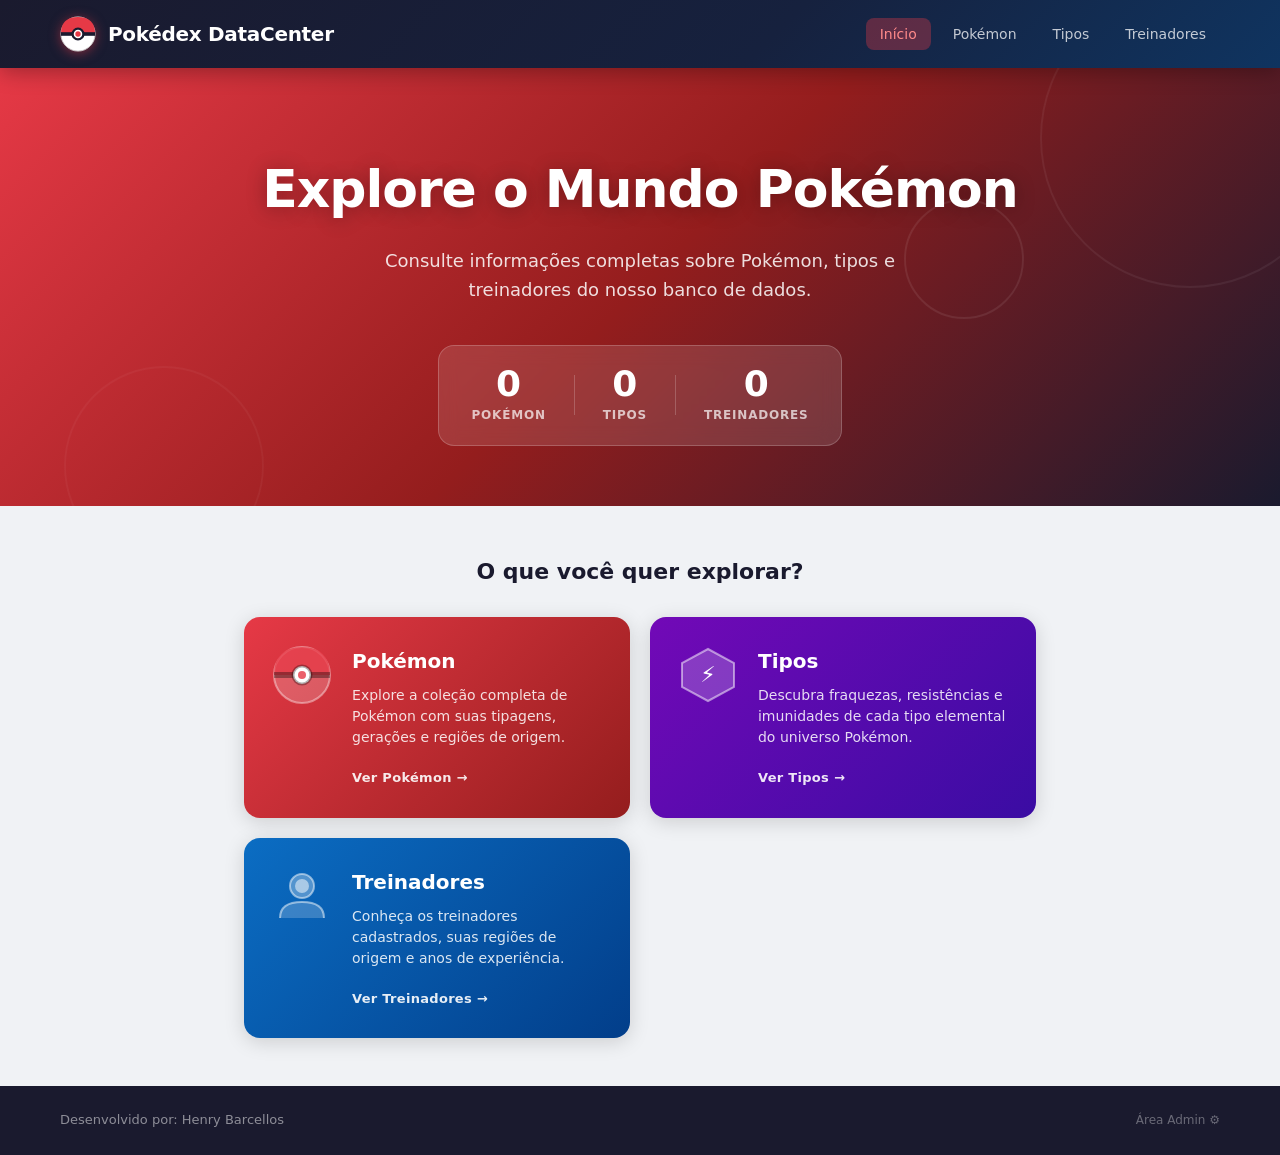
<file: index.html>
<!DOCTYPE html>
<html lang="pt-BR">
<head>
    <meta charset="UTF-8">
    <meta name="viewport" content="width=device-width, initial-scale=1.0">
    <title>Pokédex DataCenter</title>
    <link rel="stylesheet" href="styles.css">
</head>
<body class="client-body">

    <header class="client-header">
        <div class="client-header-inner container">
            <div class="client-logo">
                <svg class="pokeball-logo" viewBox="0 0 40 40" xmlns="http://www.w3.org/2000/svg">
                    <circle cx="20" cy="20" r="19" fill="white" stroke="#ccc" stroke-width="1"/>
                    <path d="M1 20 Q1 1 20 1 Q39 1 39 20 Z" fill="#e63946"/>
                    <rect x="1" y="18" width="38" height="4" fill="#1a1a2e"/>
                    <circle cx="20" cy="20" r="6" fill="white" stroke="#1a1a2e" stroke-width="2.5"/>
                    <circle cx="20" cy="20" r="3" fill="#e63946"/>
                </svg>
                <span>Pokédex DataCenter</span>
            </div>
            <nav class="client-nav">
                <ul>
                    <li><a href="index.html" class="active">Início</a></li>
                    <li><a href="paginas/pokemon.html">Pokémon</a></li>
                    <li><a href="paginas/tipos.html">Tipos</a></li>
                    <li><a href="paginas/treinadores.html">Treinadores</a></li>
                </ul>
            </nav>
        </div>
    </header>

    <section class="hero">
        <div class="hero-bg-balls">
            <div class="bg-ball b1"></div>
            <div class="bg-ball b2"></div>
            <div class="bg-ball b3"></div>
        </div>
        <div class="container hero-content">
            <h1 class="hero-title">Explore o Mundo Pokémon</h1>
            <p class="hero-subtitle">Consulte informações completas sobre Pokémon, tipos e treinadores do nosso banco de dados.</p>
            <div class="hero-stats" id="heroStats">
                <div class="hero-stat">
                    <span class="stat-number" id="statPoke">—</span>
                    <span class="stat-label">Pokémon</span>
                </div>
                <div class="hero-stat-divider"></div>
                <div class="hero-stat">
                    <span class="stat-number" id="statTipo">—</span>
                    <span class="stat-label">Tipos</span>
                </div>
                <div class="hero-stat-divider"></div>
                <div class="hero-stat">
                    <span class="stat-number" id="statTrei">—</span>
                    <span class="stat-label">Treinadores</span>
                </div>
            </div>
        </div>
    </section>

    <main class="container client-main">
        <h2 class="section-title">O que você quer explorar?</h2>
        <div class="explore-grid">

            <a href="paginas/pokemon.html" class="explore-card pokemon-card-bg">
                <div class="explore-card-icon">
                    <svg viewBox="0 0 60 60" xmlns="http://www.w3.org/2000/svg" width="60" height="60">
                        <circle cx="30" cy="30" r="28" fill="rgba(255,255,255,0.2)" stroke="rgba(255,255,255,0.4)" stroke-width="2"/>
                        <path d="M2 30 Q2 2 30 2 Q58 2 58 30 Z" fill="rgba(230,57,70,0.75)"/>
                        <rect x="2" y="27" width="56" height="6" fill="rgba(0,0,0,0.35)"/>
                        <circle cx="30" cy="30" r="9" fill="white" stroke="rgba(0,0,0,0.3)" stroke-width="3"/>
                        <circle cx="30" cy="30" r="4" fill="rgba(230,57,70,0.8)"/>
                    </svg>
                </div>
                <div class="explore-card-content">
                    <h3>Pokémon</h3>
                    <p>Explore a coleção completa de Pokémon com suas tipagens, gerações e regiões de origem.</p>
                    <span class="explore-cta">Ver Pokémon →</span>
                </div>
            </a>

            <a href="paginas/tipos.html" class="explore-card tipos-card-bg">
                <div class="explore-card-icon">
                    <svg viewBox="0 0 60 60" xmlns="http://www.w3.org/2000/svg" width="60" height="60">
                        <polygon points="30,4 56,18 56,42 30,56 4,42 4,18" fill="rgba(255,255,255,0.2)" stroke="rgba(255,255,255,0.5)" stroke-width="2"/>
                        <text x="30" y="37" font-size="22" text-anchor="middle" fill="white" font-weight="bold">⚡</text>
                    </svg>
                </div>
                <div class="explore-card-content">
                    <h3>Tipos</h3>
                    <p>Descubra fraquezas, resistências e imunidades de cada tipo elemental do universo Pokémon.</p>
                    <span class="explore-cta">Ver Tipos →</span>
                </div>
            </a>

            <a href="paginas/treinadores.html" class="explore-card trainers-card-bg">
                <div class="explore-card-icon">
                    <svg viewBox="0 0 60 60" xmlns="http://www.w3.org/2000/svg" width="60" height="60">
                        <circle cx="30" cy="20" r="12" fill="rgba(255,255,255,0.3)" stroke="rgba(255,255,255,0.5)" stroke-width="2"/>
                        <path d="M8 52 Q8 36 30 36 Q52 36 52 52" fill="rgba(255,255,255,0.2)" stroke="rgba(255,255,255,0.5)" stroke-width="2"/>
                        <circle cx="30" cy="20" r="7" fill="rgba(255,255,255,0.5)"/>
                    </svg>
                </div>
                <div class="explore-card-content">
                    <h3>Treinadores</h3>
                    <p>Conheça os treinadores cadastrados, suas regiões de origem e anos de experiência.</p>
                    <span class="explore-cta">Ver Treinadores →</span>
                </div>
            </a>

        </div>
    </main>

    <footer class="client-footer">
        <div class="container client-footer-inner">
            <p>Desenvolvido por: Henry Barcellos</p>
            <a href="admin/index.html" class="admin-link">Área Admin ⚙</a>
        </div>
    </footer>

    <script>
        function loadStats() {
            const pokemons    = JSON.parse(localStorage.getItem('pokemons'))    || [];
            const tipos       = JSON.parse(localStorage.getItem('tipos'))       || [];
            const treinadores = JSON.parse(localStorage.getItem('treinadores')) || [];

            animateCount('statPoke', pokemons.length);
            animateCount('statTipo', tipos.length);
            animateCount('statTrei', treinadores.length);
        }

        function animateCount(id, target) {
            const el = document.getElementById(id);
            if (target === 0) { el.textContent = '0'; return; }
            let current = 0;
            const step = Math.ceil(target / 20);
            const interval = setInterval(() => {
                current = Math.min(current + step, target);
                el.textContent = current;
                if (current >= target) clearInterval(interval);
            }, 40);
        }

        loadStats();
    </script>
</body>
</html>
</file>
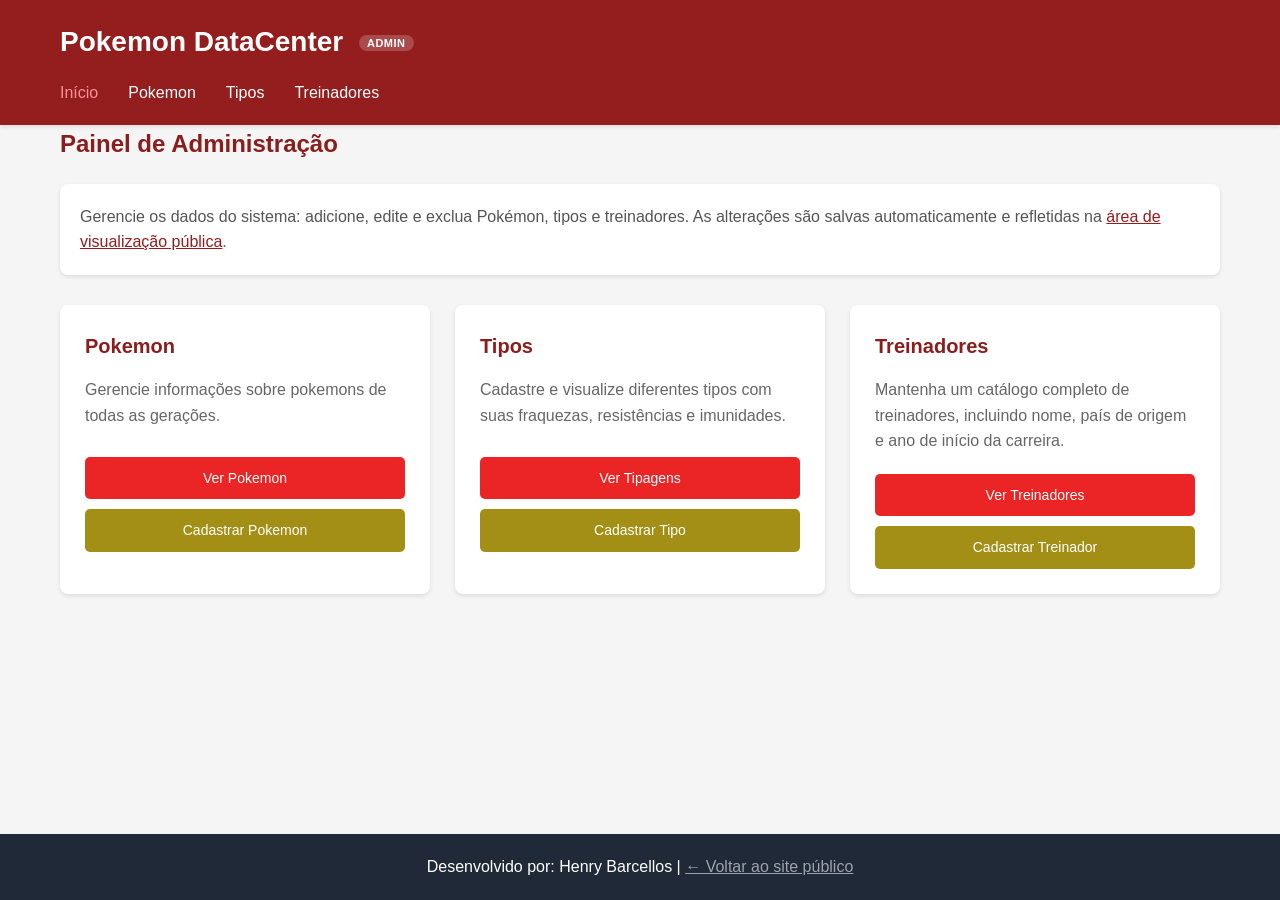
<file: admin/index.html>
<!DOCTYPE html>
<html lang="pt-BR">
<head>
    <meta charset="UTF-8">
    <meta name="viewport" content="width=device-width, initial-scale=1.0">
    <title>Admin — Pokemon DataCenter</title>
    <link rel="stylesheet" href="../styles.css">
</head>
<body>
    <header>
        <div class="container">
            <h1>Pokemon DataCenter <span class="admin-badge-header">Admin</span></h1>
            <nav>
                <ul>
                    <li><a href="index.html" class="active">Início</a></li>
                    <li><a href="paginas/pokemon.html">Pokemon</a></li>
                    <li><a href="paginas/tipos.html">Tipos</a></li>
                    <li><a href="paginas/treinadores.html">Treinadores</a></li>
                </ul>
            </nav>
        </div>
    </header>

    <main class="container">
        <h2>Painel de Administração</h2>

        <div class="info-box">
            <p>
                Gerencie os dados do sistema: adicione, edite e exclua Pokémon, tipos e treinadores.
                As alterações são salvas automaticamente e refletidas na <a href="../index.html" style="color:#941d1d">área de visualização pública</a>.
            </p>
        </div>

        <div class="cards-container">
            <div class="card">
                <h3>Pokemon</h3>
                <p>
                    Gerencie informações sobre pokemons de todas as gerações.
                </p>
                <div class="card-buttons">
                    <a href="paginas/pokemon.html" class="btn btn-primary">Ver Pokemon</a>
                    <a href="paginas/pokeCad.html" class="btn btn-success">Cadastrar Pokemon</a>
                </div>
            </div>

            <div class="card">
                <h3>Tipos</h3>
                <p>
                    Cadastre e visualize diferentes tipos com suas fraquezas, resistências e imunidades.
                </p>
                <div class="card-buttons">
                    <a href="paginas/tipos.html" class="btn btn-primary">Ver Tipagens</a>
                    <a href="paginas/tipCad.html" class="btn btn-success">Cadastrar Tipo</a>
                </div>
            </div>

            <div class="card">
                <h3>Treinadores</h3>
                <p>
                    Mantenha um catálogo completo de treinadores, incluindo nome, país de origem e ano de início da
                    carreira.
                </p>
                <div class="card-buttons">
                    <a href="paginas/treinadores.html" class="btn btn-primary">Ver Treinadores</a>
                    <a href="paginas/treiCad.html" class="btn btn-success">Cadastrar Treinador</a>
                </div>
            </div>
        </div>
    </main>

    <footer>
        <div class="container">
            <p>Desenvolvido por: Henry Barcellos | <a href="../index.html" style="color:#9ca3af">← Voltar ao site público</a></p>
        </div>
    </footer>
</body>
</html>
</file>
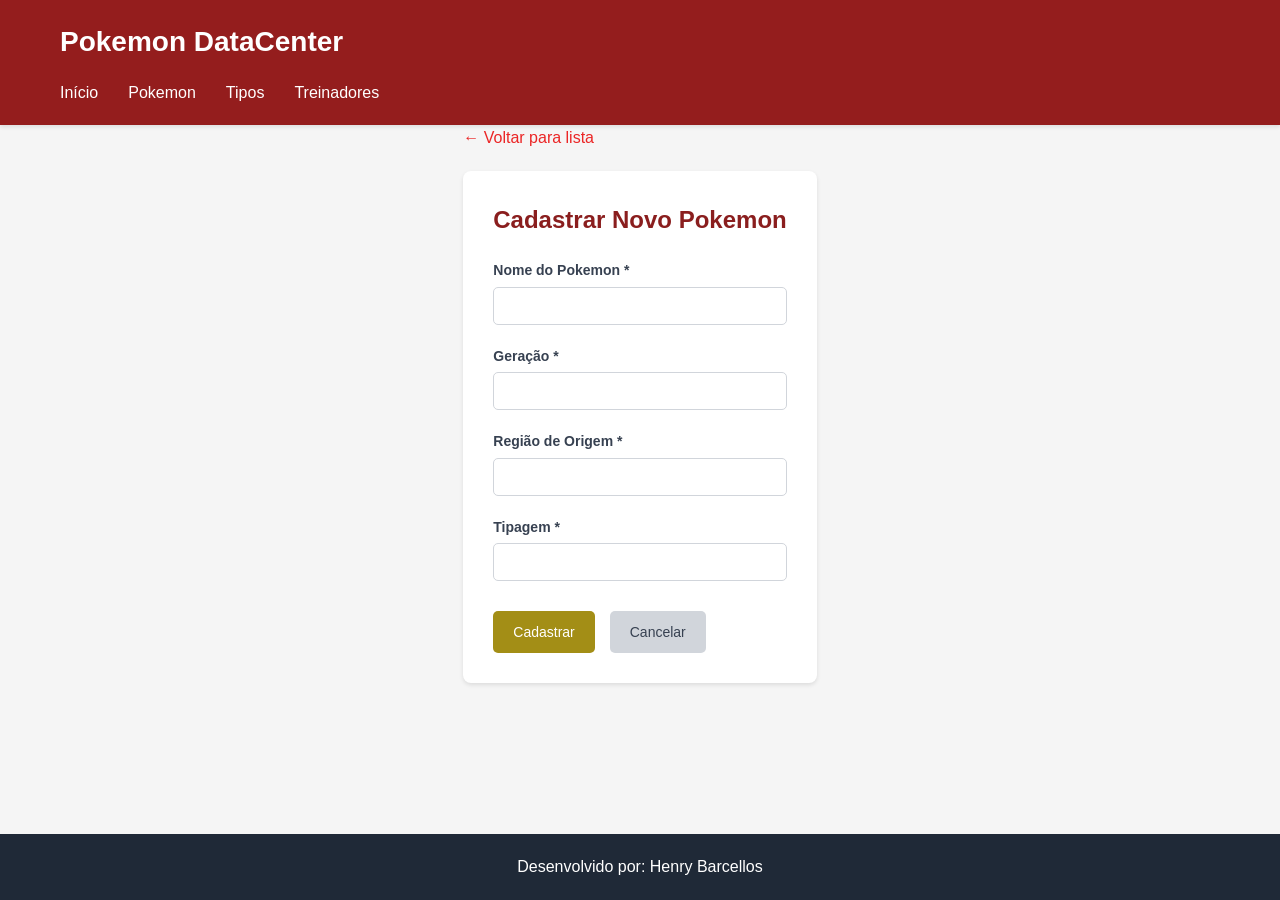
<file: paginas/pokeCad.html>
<!DOCTYPE html>
<html lang="pt-BR">

<head>
    <meta charset="UTF-8">
    <meta name="viewport" content="width=device-width, initial-scale=1.0">
    <title>Cadastrar Pokemon - Pokemon DataCenter</title>
    <link rel="stylesheet" href="../styles.css">
</head>

<body>
    <header>
        <div class="container">
            <h1>Pokemon DataCenter</h1>
            <nav>
                <ul>
                    <li><a href="../index.html">Início</a></li>
                    <li><a href="pokemon.html">Pokemon</a></li>
                    <li><a href="tipos.html">Tipos</a></li>
                    <li><a href="treinadores.html">Treinadores</a></li>
                </ul>
            </nav>
        </div>
    </header>

    <main class="container">
        <a href="pokemon.html" class="back-link">← Voltar para lista</a>

        <div class="form-container">
            <h2>Cadastrar Novo Pokemon</h2>

            <form onsubmit="adicionar(); return false;">
                <div class="form-group">
                    <label for="nome">Nome do Pokemon *</label>
                    <input type="text" id="nome" name="nome" required>
                </div>

                <div class="form-group">
                    <label for="gen">Geração *</label>
                    <input type="number" id="gen" name="gen" min="1" required>
                </div>

                <div class="form-group">
                    <label for="reg">Região de Origem *</label>
                    <input type="text" id="reg" name="reg" required>
                </div>

                <div class="form-group">
                    <label for="tipo">Tipagem *</label>
                    <input type="text" id="tipagem" name="tipagem" required>
                </div>

                <div class="form-buttons">
                    <button type="submit" class="btn btn-success">Cadastrar</button>
                    <a href="pokemon.html" class="btn btn-secondary">Cancelar</a>
                </div>
            </form>
        </div>
    </main>

    <!-- Rodapé -->
    <footer>
        <div class="container">
            <p>Desenvolvido por: Henry Barcellos</p>
        </div>
    </footer>

    <script src="../js/pokemon.js"></script>
</body>

</html>
</file>
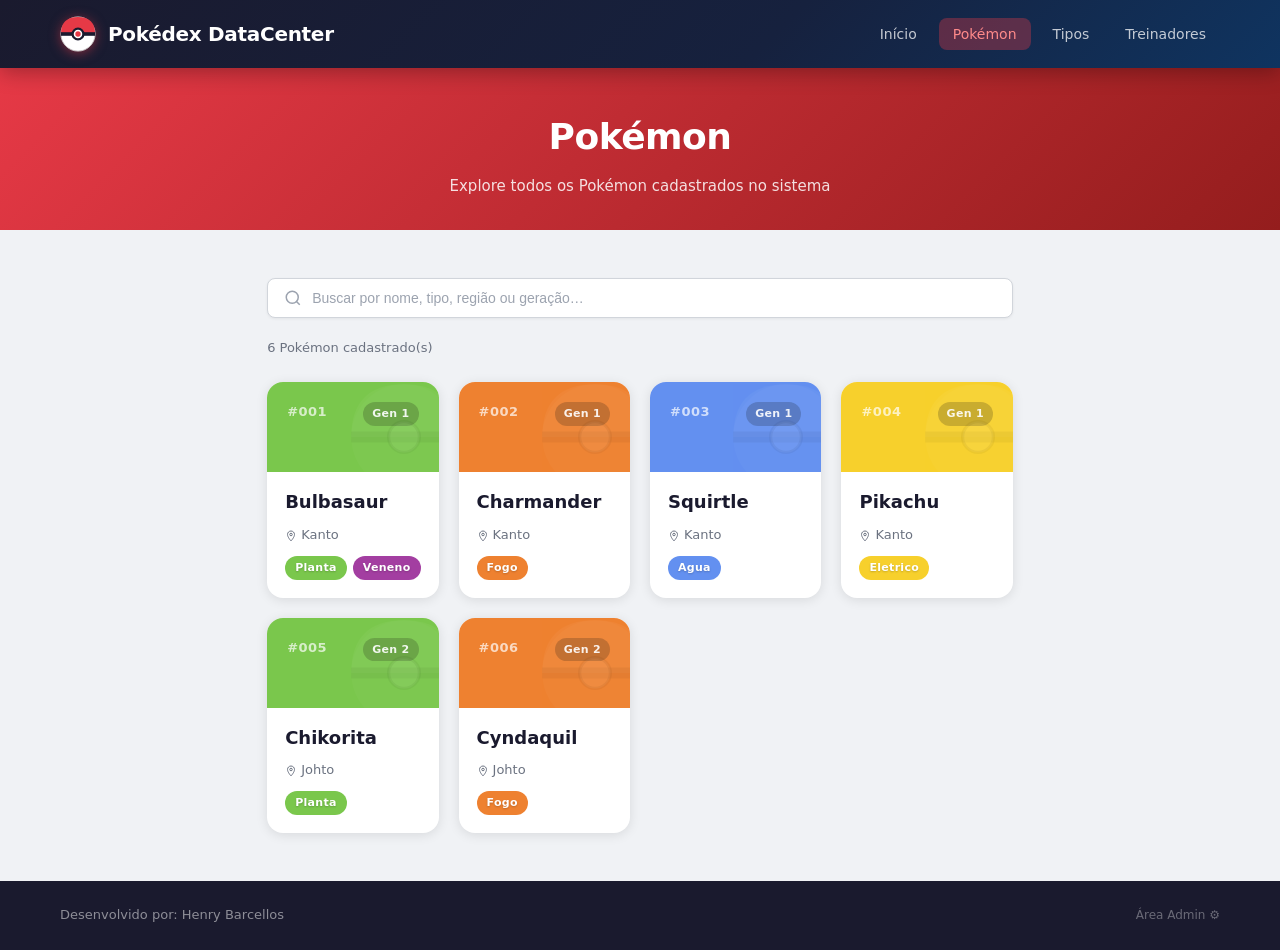
<file: paginas/pokemon.html>
<!DOCTYPE html>
<html lang="pt-BR">
<head>
    <meta charset="UTF-8">
    <meta name="viewport" content="width=device-width, initial-scale=1.0">
    <title>Pokémon — Pokédex DataCenter</title>
    <link rel="stylesheet" href="../styles.css">
    <style>
        #pokeGrid {
            display: grid;
            grid-template-columns: repeat(4, 1fr);
            gap: 20px;
        }
        @media (max-width: 1100px) { #pokeGrid { grid-template-columns: repeat(3, 1fr); } }
        @media (max-width: 750px)  { #pokeGrid { grid-template-columns: repeat(2, 1fr); } }
        @media (max-width: 480px)  { #pokeGrid { grid-template-columns: 1fr; } }
    </style>
</head>
<body class="client-body">

    <header class="client-header">
        <div class="client-header-inner container">
            <div class="client-logo">
                <svg class="pokeball-logo" viewBox="0 0 40 40" xmlns="http://www.w3.org/2000/svg">
                    <circle cx="20" cy="20" r="19" fill="white" stroke="#ccc" stroke-width="1"/>
                    <path d="M1 20 Q1 1 20 1 Q39 1 39 20 Z" fill="#e63946"/>
                    <rect x="1" y="18" width="38" height="4" fill="#1a1a2e"/>
                    <circle cx="20" cy="20" r="6" fill="white" stroke="#1a1a2e" stroke-width="2.5"/>
                    <circle cx="20" cy="20" r="3" fill="#e63946"/>
                </svg>
                <span>Pokédex DataCenter</span>
            </div>
            <nav class="client-nav">
                <ul>
                    <li><a href="../index.html">Início</a></li>
                    <li><a href="pokemon.html" class="active">Pokémon</a></li>
                    <li><a href="tipos.html">Tipos</a></li>
                    <li><a href="treinadores.html">Treinadores</a></li>
                </ul>
            </nav>
        </div>
    </header>

    <div class="client-page-hero pokemon-hero">
        <div class="container">
            <h1>Pokémon</h1>
            <p>Explore todos os Pokémon cadastrados no sistema</p>
        </div>
    </div>

    <main class="container client-main">
        <div class="client-toolbar">
            <div class="search-bar">
                <svg width="18" height="18" fill="none" stroke="currentColor" stroke-width="2" viewBox="0 0 24 24">
                    <circle cx="11" cy="11" r="8"/>
                    <line x1="21" y1="21" x2="16.65" y2="16.65"/>
                </svg>
                <input type="text" id="campoBusca" placeholder="Buscar por nome, tipo, região ou geração…" oninput="listar()">
            </div>
            <p class="search-count" id="contagem"></p>
        </div>

        <div id="pokeGrid">
            <!-- Cards renderizados pelo JS -->
        </div>
    </main>

    <footer class="client-footer">
        <div class="container client-footer-inner">
            <p>Desenvolvido por: Henry Barcellos</p>
            <a href="../admin/index.html" class="admin-link">Área Admin ⚙</a>
        </div>
    </footer>

    <script>
        const TYPE_COLORS = {
            'fogo':     '#EE8130', 'fire':     '#EE8130',
            'agua':     '#6390F0', 'water':    '#6390F0',
            'planta':   '#7AC74C', 'grass':    '#7AC74C',
            'elétrico': '#F7D02C', 'eletrico': '#F7D02C', 'electric': '#F7D02C',
            'normal':   '#A8A77A',
            'voador':   '#89AAE3', 'flying':   '#89AAE3',
            'veneno':   '#A33EA1', 'poison':   '#A33EA1',
            'terra':    '#E2BF65', 'ground':   '#E2BF65',
            'pedra':    '#B6A136', 'rock':     '#B6A136',
            'gelo':     '#96D9D6', 'ice':      '#96D9D6',
            'lutador':  '#C22E28', 'fighting': '#C22E28',
            'psíquico': '#F95587', 'psiquico': '#F95587', 'psychic': '#F95587',
            'inseto':   '#A6B91A', 'bug':      '#A6B91A',
            'fantasma': '#735797', 'ghost':    '#735797',
            'dragão':   '#6F35FC', 'dragao':   '#6F35FC', 'dragon':  '#6F35FC',
            'aço':      '#B7B7CE', 'aco':      '#B7B7CE', 'steel':   '#B7B7CE',
            'sombrio':  '#705746', 'dark':     '#705746',
            'fada':     '#D685AD', 'fairy':    '#D685AD',
        };

        function typeColor(tipo) {
            return TYPE_COLORS[tipo.toLowerCase().trim()] || '#6B7280';
        }

        function typeBadges(tipagem) {
            if (!tipagem) return '';
            return tipagem.split('/').map(t => {
                const cor = typeColor(t.trim());
                return `<span class="type-badge" style="background:${cor}">${t.trim()}</span>`;
            }).join('');
        }

        function primaryTypeColor(tipagem) {
            if (!tipagem) return '#6B7280';
            const first = tipagem.split('/')[0].trim();
            return typeColor(first);
        }

        function listar() {
            const pokemons = JSON.parse(localStorage.getItem('pokemons')) || [];
            const termo = (document.getElementById('campoBusca').value || '').toLowerCase().trim();

            const filtrados = pokemons.filter(p => {
                if (!termo) return true;
                return (
                    p.nome.toLowerCase().includes(termo) ||
                    p.tipagem.toLowerCase().includes(termo) ||
                    p.regiao.toLowerCase().includes(termo) ||
                    String(p.geracao).toLowerCase().includes(termo)
                );
            });

            const cont = document.getElementById('contagem');
            cont.textContent = termo
                ? `${filtrados.length} resultado(s) para "${termo}"`
                : `${pokemons.length} Pokémon cadastrado(s)`;

            const grid = document.getElementById('pokeGrid');

            if (filtrados.length === 0) {
                grid.innerHTML = `
                    <div class="empty-state" style="grid-column:1/-1">
                        <svg viewBox="0 0 80 80" xmlns="http://www.w3.org/2000/svg" width="80" height="80" style="opacity:0.3">
                            <circle cx="40" cy="40" r="38" fill="none" stroke="#941d1d" stroke-width="3"/>
                            <path d="M2 40 Q2 2 40 2 Q78 2 78 40 Z" fill="#941d1d" opacity="0.4"/>
                            <rect x="2" y="36" width="76" height="8" fill="#1a1a2e" opacity="0.4"/>
                            <circle cx="40" cy="40" r="13" fill="white" stroke="#1a1a2e" stroke-width="3" opacity="0.6"/>
                            <circle cx="40" cy="40" r="6" fill="#941d1d" opacity="0.4"/>
                        </svg>
                        <p>Nenhum Pokémon encontrado.</p>
                    </div>`;
                return;
            }

            grid.innerHTML = filtrados.map((p, idx) => {
                const color = primaryTypeColor(p.tipagem);
                const num = String(idx + 1).padStart(3, '0');
                return `
                <div class="poke-card" style="--type-color:${color}">
                    <div class="poke-card-header">
                        <span class="poke-number">#${num}</span>
                        <span class="poke-gen-badge">Gen ${p.geracao}</span>
                        <svg class="poke-ball-bg" viewBox="0 0 100 100" xmlns="http://www.w3.org/2000/svg">
                            <circle cx="50" cy="50" r="48" fill="rgba(255,255,255,0.08)"/>
                            <path d="M2 50 Q2 2 50 2 Q98 2 98 50 Z" fill="rgba(255,255,255,0.12)"/>
                            <rect x="2" y="45" width="96" height="10" fill="rgba(0,0,0,0.15)"/>
                            <circle cx="50" cy="50" r="14" fill="rgba(255,255,255,0.2)" stroke="rgba(0,0,0,0.15)" stroke-width="3"/>
                        </svg>
                    </div>
                    <div class="poke-card-body">
                        <h3 class="poke-name">${p.nome}</h3>
                        <div class="poke-region">
                            <svg width="12" height="12" fill="none" stroke="currentColor" stroke-width="2" viewBox="0 0 24 24">
                                <path d="M12 2C8.13 2 5 5.13 5 9c0 5.25 7 13 7 13s7-7.75 7-13c0-3.87-3.13-7-7-7z"/>
                                <circle cx="12" cy="9" r="2.5"/>
                            </svg>
                            ${p.regiao}
                        </div>
                        <div class="poke-types">${typeBadges(p.tipagem)}</div>
                    </div>
                </div>`;
            }).join('');
        }

        listar();
    </script>
</body>
</html>
</file>
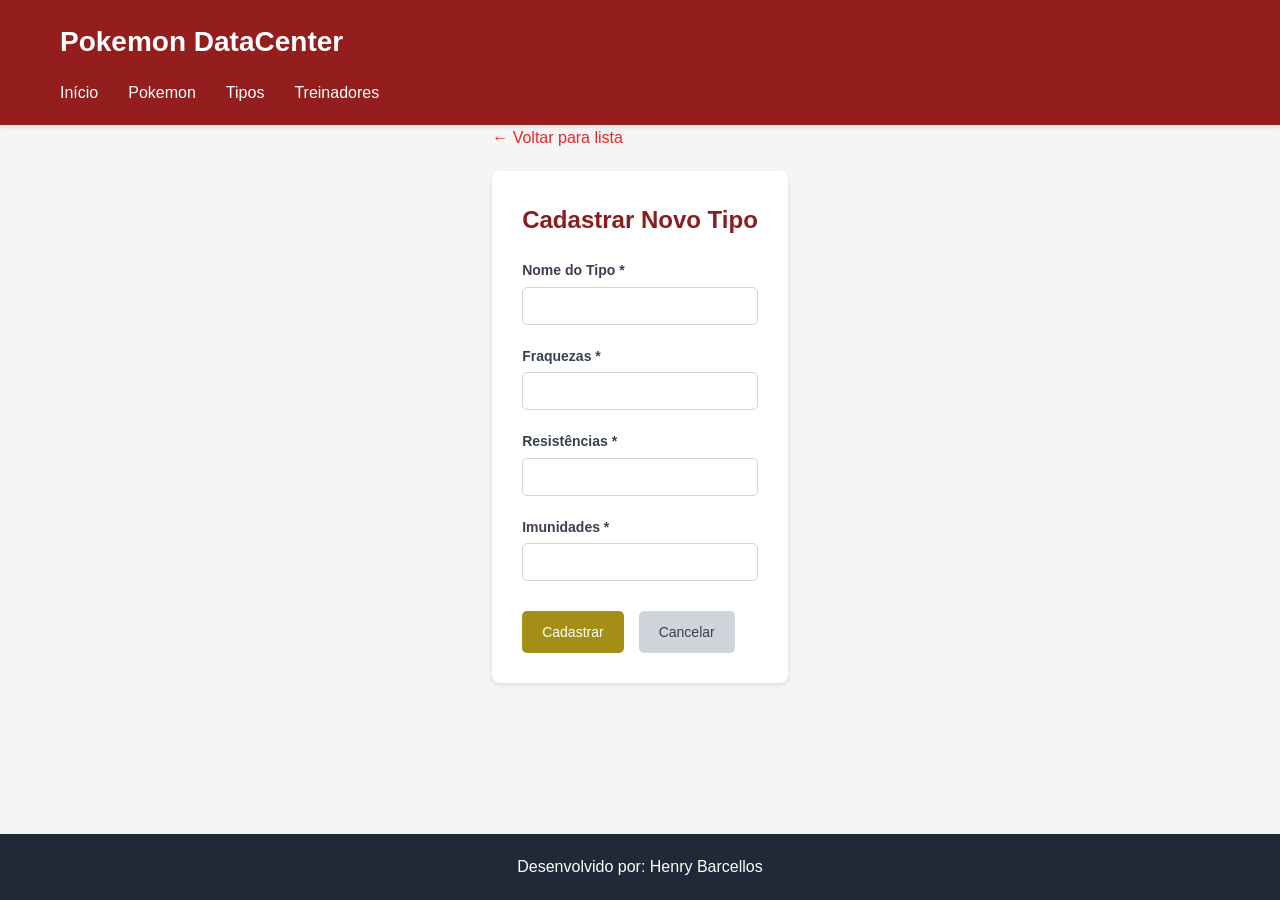
<file: paginas/tipCad.html>
<!DOCTYPE html>
<html lang="pt-BR">

<head>
    <meta charset="UTF-8">
    <meta name="viewport" content="width=device-width, initial-scale=1.0">
    <title>Cadastrar Tipo - Pokemon DataCenter</title>
    <link rel="stylesheet" href="../styles.css">
</head>

<body>
    <header>
        <div class="container">
            <h1>Pokemon DataCenter</h1>
            <nav>
                <ul>
                    <li><a href="../index.html">Início</a></li>
                    <li><a href="pokemon.html">Pokemon</a></li>
                    <li><a href="tipos.html">Tipos</a></li>
                    <li><a href="treinadores.html">Treinadores</a></li>
                </ul>
            </nav>
        </div>
    </header>

    <!-- Conteúdo Principal -->
    <main class="container">
        <a href="tipos.html" class="back-link">← Voltar para lista</a>

        <div class="form-container">
            <h2>Cadastrar Novo Tipo</h2>

            <form onsubmit="adicionar(); return false;">
                <div class="form-group">
                    <label for="nome">Nome do Tipo *</label>
                    <input type="text" id="nome" name="nome" required>
                </div>

                <div class="form-group">
                    <label for="fraq">Fraquezas *</label>
                    <input type="text" id="fraq" name="fraq" required>
                </div>

                <div class="form-group">
                    <label for="res">Resistências *</label>
                    <input type="text" id="res" name="res" required>
                </div>

                <div class="form-group">
                    <label for="imu">Imunidades *</label>
                    <input type="text" id="imu" name="imu" required>
                </div>


                <div class="form-buttons">
                    <button type="submit" class="btn btn-success">Cadastrar</button>
                    <a href="tipos.html" class="btn btn-secondary">Cancelar</a>
                </div>
            </form>
        </div>
    </main>

    <!-- Rodapé -->
    <footer>
        <div class="container">
            <p>Desenvolvido por: Henry Barcellos</p>
        </div>
    </footer>

    <script src="../js/tipo.js"></script>
</body>

</html>
</file>
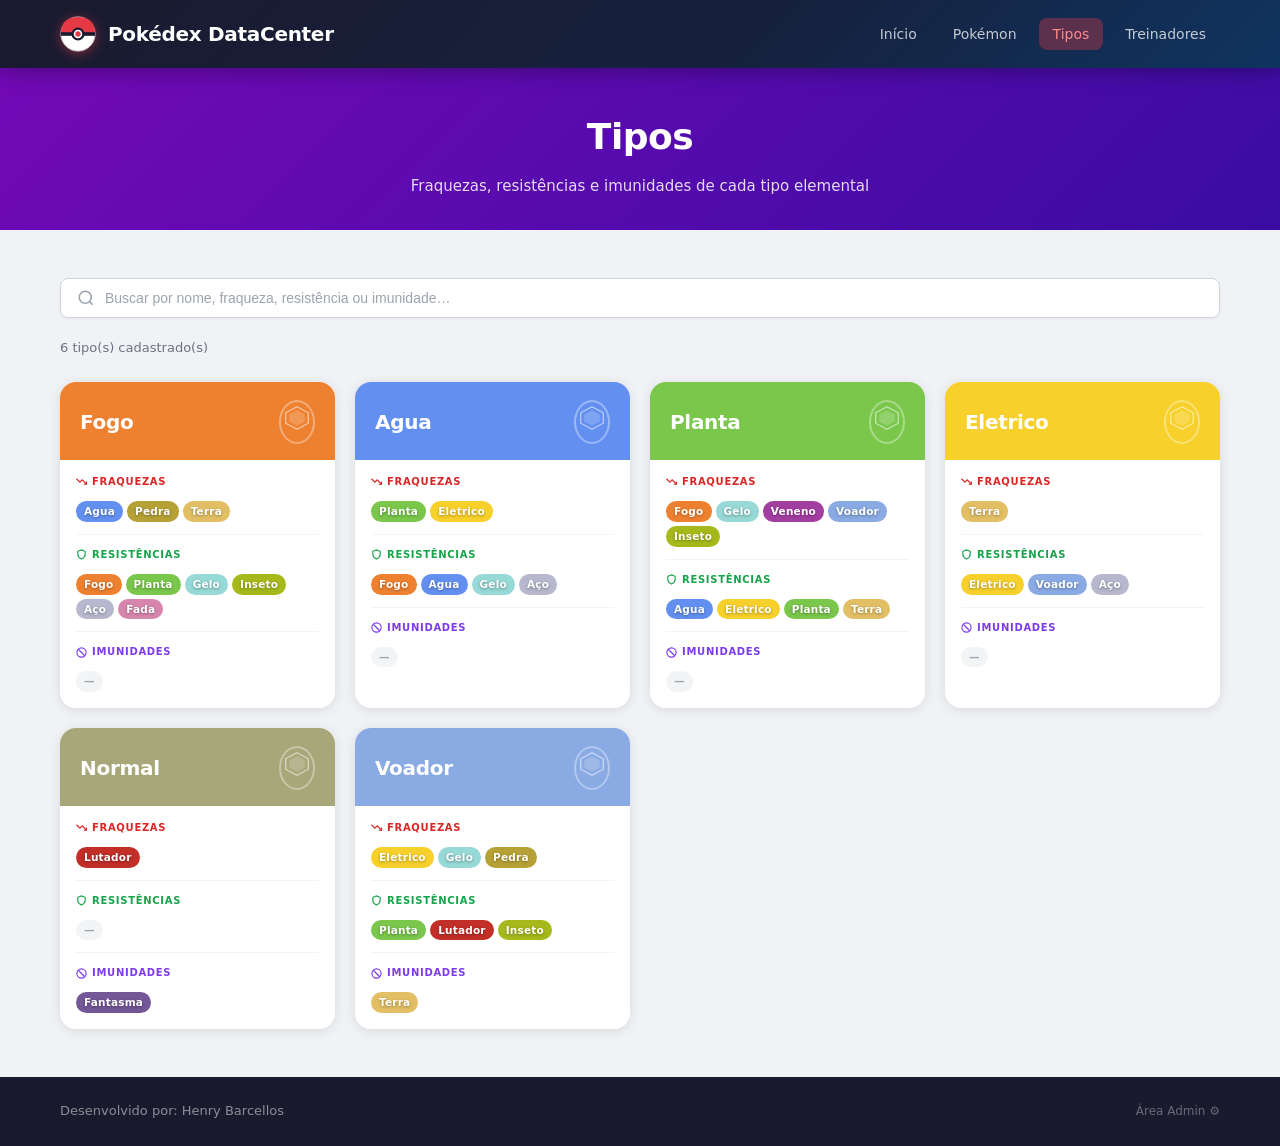
<file: paginas/tipos.html>
<!DOCTYPE html>
<html lang="pt-BR">
<head>
    <meta charset="UTF-8">
    <meta name="viewport" content="width=device-width, initial-scale=1.0">
    <title>Tipos — Pokédex DataCenter</title>
    <link rel="stylesheet" href="../styles.css">
    <style>
        /* Grade garantida: 4 colunas no desktop */
        #tipoGrid {
            display: grid;
            grid-template-columns: repeat(4, 1fr);
            gap: 20px;
        }
        @media (max-width: 1100px) { #tipoGrid { grid-template-columns: repeat(3, 1fr); } }
        @media (max-width: 750px)  { #tipoGrid { grid-template-columns: repeat(2, 1fr); } }
        @media (max-width: 480px)  { #tipoGrid { grid-template-columns: 1fr; } }

        /* ── Card de tipo ── */
        .tipo-card {
            border-radius: 16px;
            overflow: hidden;
            background: #ffffff;
            box-shadow: 0 2px 12px rgba(0,0,0,0.10);
            transition: transform .2s, box-shadow .2s;
        }
        .tipo-card:hover {
            transform: translateY(-4px);
            box-shadow: 0 10px 28px rgba(0,0,0,0.16);
        }

        /* Cabeçalho colorido com nome do tipo */
        .tipo-card-header {
            padding: 18px 20px 16px;
            display: flex;
            align-items: center;
            justify-content: space-between;
            min-height: 70px;
        }
        .tipo-nome {
            font-size: 20px;
            font-weight: 800;
            letter-spacing: -0.3px;
            text-transform: capitalize;
        }
        .tipo-badge-icon {
            border: 2px solid rgba(255,255,255,0.35);
            border-radius: 50%;
            padding: 3px;
        }

        /* Corpo branco */
        .tipo-card-body {
            padding: 14px 16px 16px;
            display: flex;
            flex-direction: column;
            gap: 10px;
            background: #ffffff;
        }
        .tipo-section { display: flex; flex-direction: column; gap: 5px; }

        .tipo-label {
            display: flex;
            align-items: center;
            gap: 5px;
            font-size: 10px;
            font-weight: 700;
            text-transform: uppercase;
            letter-spacing: 0.7px;
        }
        .fraq-label { color: #dc2626; }
        .res-label  { color: #16a34a; }
        .imu-label  { color: #7c3aed; }

        .tag-list {
            display: flex;
            flex-wrap: wrap;
            gap: 4px;
        }
        .tag {
            font-size: 10.5px;
            font-weight: 600;
            padding: 2px 8px;
            border-radius: 20px;
            color: #fff;
            text-shadow: 0 1px 3px rgba(0,0,0,0.35);
        }
        .tag-empty {
            background: #f3f4f6;
            color: #9ca3af;
            text-shadow: none;
        }

        /* Divisor entre seções */
        .tipo-divider {
            height: 1px;
            background: #f3f4f6;
            margin: 2px 0;
        }
    </style>
</head>
<body class="client-body">

    <header class="client-header">
        <div class="client-header-inner container">
            <div class="client-logo">
                <svg class="pokeball-logo" viewBox="0 0 40 40" xmlns="http://www.w3.org/2000/svg">
                    <circle cx="20" cy="20" r="19" fill="white" stroke="#ccc" stroke-width="1"/>
                    <path d="M1 20 Q1 1 20 1 Q39 1 39 20 Z" fill="#e63946"/>
                    <rect x="1" y="18" width="38" height="4" fill="#1a1a2e"/>
                    <circle cx="20" cy="20" r="6" fill="white" stroke="#1a1a2e" stroke-width="2.5"/>
                    <circle cx="20" cy="20" r="3" fill="#e63946"/>
                </svg>
                <span>Pokédex DataCenter</span>
            </div>
            <nav class="client-nav">
                <ul>
                    <li><a href="../index.html">Início</a></li>
                    <li><a href="pokemon.html">Pokémon</a></li>
                    <li><a href="tipos.html" class="active">Tipos</a></li>
                    <li><a href="treinadores.html">Treinadores</a></li>
                </ul>
            </nav>
        </div>
    </header>

    <div class="client-page-hero tipos-hero">
        <div class="container">
            <h1>Tipos</h1>
            <p>Fraquezas, resistências e imunidades de cada tipo elemental</p>
        </div>
    </div>

    <main class="container client-main">
        <div class="client-toolbar">
            <div class="search-bar">
                <svg width="18" height="18" fill="none" stroke="currentColor" stroke-width="2" viewBox="0 0 24 24">
                    <circle cx="11" cy="11" r="8"/><line x1="21" y1="21" x2="16.65" y2="16.65"/>
                </svg>
                <input type="text" id="campoBusca" placeholder="Buscar por nome, fraqueza, resistência ou imunidade…" oninput="listar()">
            </div>
            <p class="search-count" id="contagem"></p>
        </div>

        <div id="tipoGrid">
            <!-- Cards renderizados pelo JS -->
        </div>
    </main>

    <footer class="client-footer">
        <div class="container client-footer-inner">
            <p>Desenvolvido por: Henry Barcellos</p>
            <a href="../admin/index.html" class="admin-link">Área Admin ⚙</a>
        </div>
    </footer>

    <script>
        const TYPE_COLORS = {
            'fogo':     '#EE8130',
            'agua':     '#6390F0',
            'planta':   '#7AC74C',
            'elétrico': '#F7D02C', 'eletrico': '#F7D02C',
            'normal':   '#A8A77A',
            'voador':   '#89AAE3',
            'veneno':   '#A33EA1',
            'terra':    '#E2BF65',
            'pedra':    '#B6A136',
            'gelo':     '#96D9D6',
            'lutador':  '#C22E28',
            'psíquico': '#F95587', 'psiquico': '#F95587',
            'inseto':   '#A6B91A',
            'fantasma': '#735797',
            'dragão':   '#6F35FC', 'dragao':   '#6F35FC',
            'aço':      '#B7B7CE', 'aco':      '#B7B7CE',
            'sombrio':  '#705746',
            'fada':     '#D685AD',
        };

        function typeColor(nome) {
            return TYPE_COLORS[nome.toLowerCase().trim()] || '#6B7280';
        }

        function tagList(str) {
            if (!str || str.trim() === '-') return `<span class="tag tag-empty">—</span>`;
            return str.split(',').map(s => {
                const nome = s.trim();
                const cor  = typeColor(nome);
                return `<span class="tag" style="background:${cor}">${nome}</span>`;
            }).join('');
        }

        function listar() {
            const tipos = JSON.parse(localStorage.getItem('tipos')) || [];
            const termo = (document.getElementById('campoBusca').value || '').toLowerCase().trim();

            const filtrados = tipos.filter(t => {
                if (!termo) return true;
                return (
                    t.nome.toLowerCase().includes(termo)        ||
                    t.fraqueza.toLowerCase().includes(termo)    ||
                    t.resistencia.toLowerCase().includes(termo) ||
                    t.imunidade.toLowerCase().includes(termo)
                );
            });

            const cont = document.getElementById('contagem');
            cont.textContent = termo
                ? `${filtrados.length} resultado(s) para "${termo}"`
                : `${tipos.length} tipo(s) cadastrado(s)`;

            const grid = document.getElementById('tipoGrid');

            if (filtrados.length === 0) {
                grid.innerHTML = `<div class="empty-state" style="grid-column:1/-1"><p>Nenhum tipo encontrado.</p></div>`;
                return;
            }

            grid.innerHTML = filtrados.map(t => {
                const cor = typeColor(t.nome);
                return `
                <div class="tipo-card">
                    <!-- Cabeçalho colorido: título do card -->
                    <div class="tipo-card-header" style="background:${cor}; color:#fff">
                        <span class="tipo-nome">${t.nome}</span>
                        <div class="tipo-badge-icon">
                            <svg viewBox="0 0 30 30" width="26" height="26">
                                <polygon points="15,2 28,9 28,21 15,28 2,21 2,9"
                                    fill="none" stroke="#fff" stroke-width="1.5" opacity="0.55"/>
                                <polygon points="15,6 24,11 24,19 15,24 6,19 6,11"
                                    fill="#fff" opacity="0.18"/>
                            </svg>
                        </div>
                    </div>

                    <!-- Interior branco: fraquezas, resistências, imunidades -->
                    <div class="tipo-card-body">
                        <div class="tipo-section">
                            <span class="tipo-label fraq-label">
                                <svg width="11" height="11" viewBox="0 0 24 24" fill="none" stroke="currentColor" stroke-width="2.5">
                                    <polyline points="23 18 13.5 8.5 8.5 13.5 1 6"/>
                                    <polyline points="17 18 23 18 23 12"/>
                                </svg>
                                Fraquezas
                            </span>
                            <div class="tag-list">${tagList(t.fraqueza)}</div>
                        </div>

                        <div class="tipo-divider"></div>

                        <div class="tipo-section">
                            <span class="tipo-label res-label">
                                <svg width="11" height="11" viewBox="0 0 24 24" fill="none" stroke="currentColor" stroke-width="2.5">
                                    <path d="M12 22s8-4 8-10V5l-8-3-8 3v7c0 6 8 10 8 10z"/>
                                </svg>
                                Resistências
                            </span>
                            <div class="tag-list">${tagList(t.resistencia)}</div>
                        </div>

                        <div class="tipo-divider"></div>

                        <div class="tipo-section">
                            <span class="tipo-label imu-label">
                                <svg width="11" height="11" viewBox="0 0 24 24" fill="none" stroke="currentColor" stroke-width="2.5">
                                    <circle cx="12" cy="12" r="10"/>
                                    <line x1="4.93" y1="4.93" x2="19.07" y2="19.07"/>
                                </svg>
                                Imunidades
                            </span>
                            <div class="tag-list">${tagList(t.imunidade)}</div>
                        </div>
                    </div>
                </div>`;
            }).join('');
        }

        listar();
    </script>
</body>
</html>
</file>
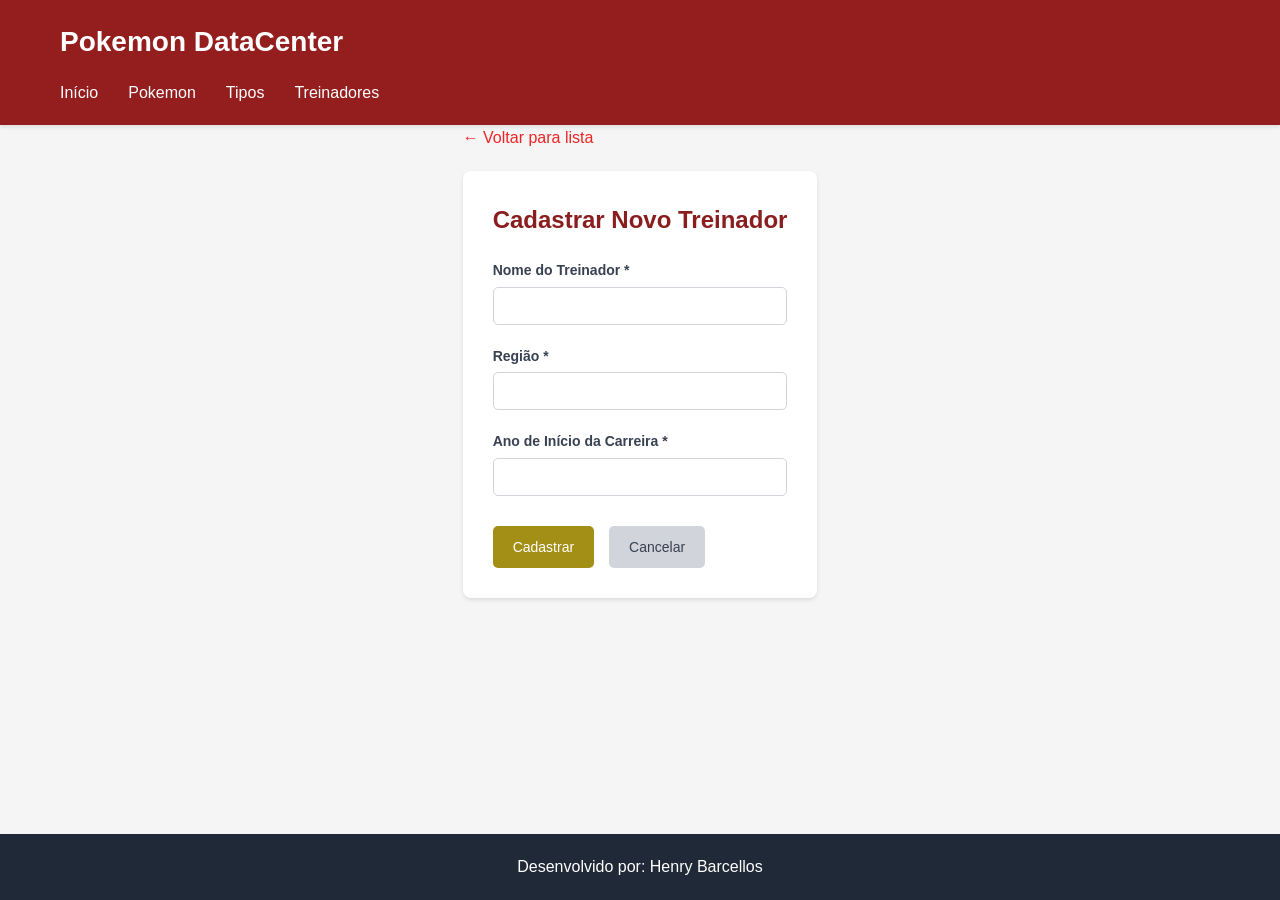
<file: paginas/treiCad.html>
<!DOCTYPE html>
<html lang="pt-BR">

<head>
    <meta charset="UTF-8">
    <meta name="viewport" content="width=device-width, initial-scale=1.0">
    <title>Cadastrar Treinador - Pokemon DataCenter</title>
    <link rel="stylesheet" href="../styles.css">
</head>

<body>
    <header>
        <div class="container">
            <h1>Pokemon DataCenter</h1>
            <nav>
                <ul>
                    <li><a href="../index.html">Início</a></li>
                    <li><a href="pokemon.html">Pokemon</a></li>
                    <li><a href="tipos.html">Tipos</a></li>
                    <li><a href="treinadores.html">Treinadores</a></li>
                </ul>
            </nav>
        </div>
    </header>

    <!-- Conteúdo Principal -->
    <main class="container">
        <a href="treinadores.html" class="back-link">← Voltar para lista</a>

        <div class="form-container">
            <h2>Cadastrar Novo Treinador</h2>

            <form onsubmit="adicionar(); return false;">
                <div class="form-group">
                    <label for="nome">Nome do Treinador *</label>
                    <input type="text" id="nome" name="nome" required>
                </div>

                <div class="form-group">
                    <label for="reg">Região *</label>
                    <input type="text" id="reg" name="reg" required>
                </div>

                <div class="form-group">
                    <label for="anoInicio">Ano de Início da Carreira *</label>
                    <input type="number" id="anoInicio" name="anoInicio" min="1900" max="2026" required>
                </div>

                <div class="form-buttons">
                    <button type="submit" class="btn btn-success">Cadastrar</button>
                    <a href="treinadores.html" class="btn btn-secondary">Cancelar</a>
                </div>
            </form>
        </div>
    </main>

    <!-- Rodapé -->
    <footer>
        <div class="container">
            <p>Desenvolvido por: Henry Barcellos</p>
        </div>
    </footer>

    <script src="../js/treinador.js"></script>
</body>

</html>
</file>
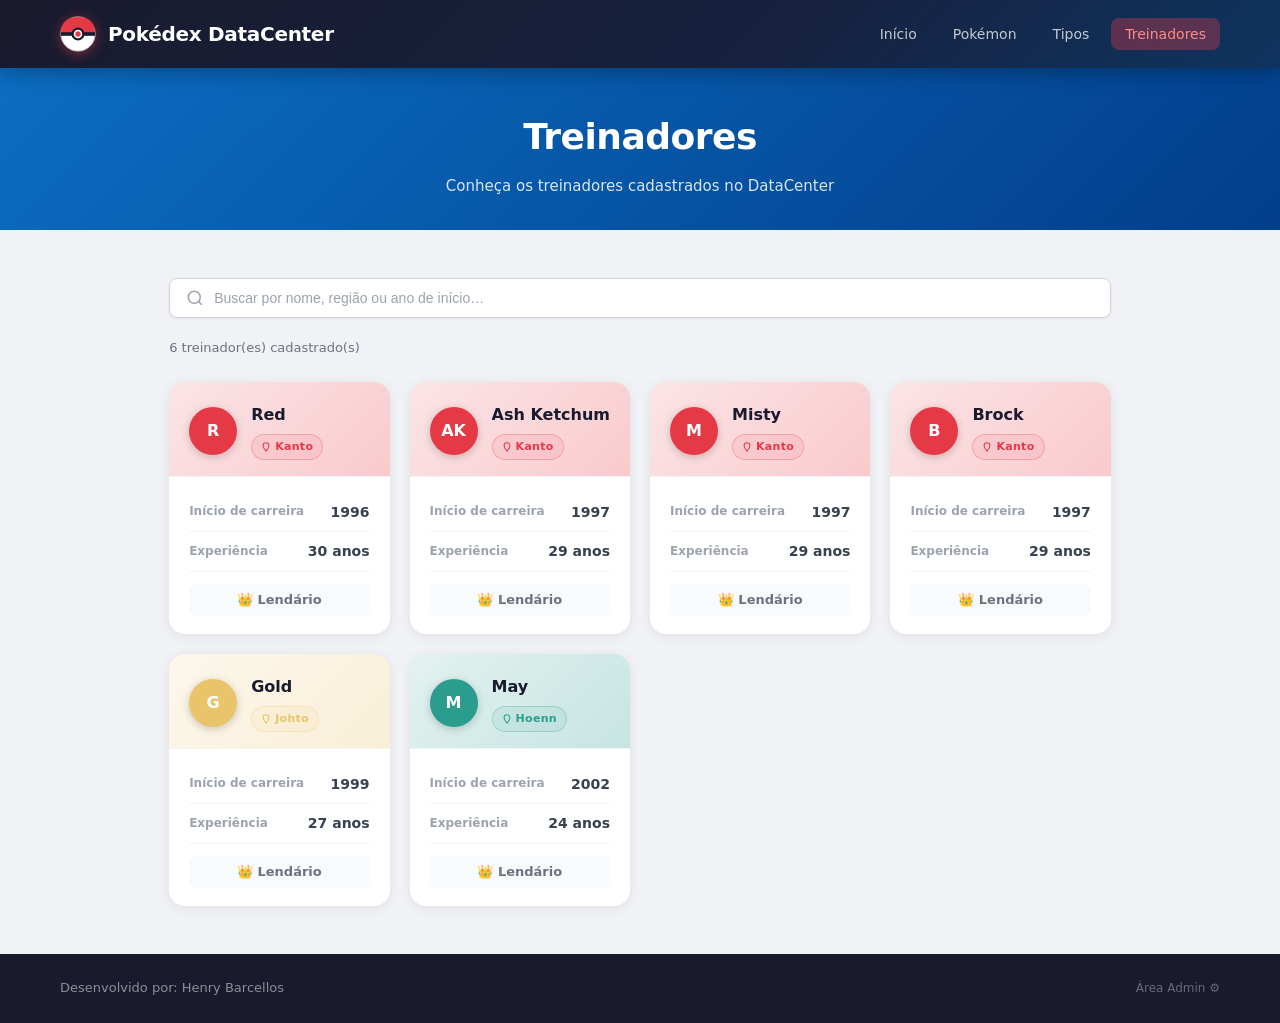
<file: paginas/treinadores.html>
<!DOCTYPE html>
<html lang="pt-BR">
<head>
    <meta charset="UTF-8">
    <meta name="viewport" content="width=device-width, initial-scale=1.0">
    <title>Treinadores — Pokédex DataCenter</title>
    <link rel="stylesheet" href="../styles.css">
    <style>
        #treiGrid {
            display: grid;
            grid-template-columns: repeat(4, 1fr);
            gap: 20px;
        }
        @media (max-width: 1100px) { #treiGrid { grid-template-columns: repeat(3, 1fr); } }
        @media (max-width: 750px)  { #treiGrid { grid-template-columns: repeat(2, 1fr); } }
        @media (max-width: 480px)  { #treiGrid { grid-template-columns: 1fr; } }
    </style>
</head>
<body class="client-body">

    <header class="client-header">
        <div class="client-header-inner container">
            <div class="client-logo">
                <svg class="pokeball-logo" viewBox="0 0 40 40" xmlns="http://www.w3.org/2000/svg">
                    <circle cx="20" cy="20" r="19" fill="white" stroke="#ccc" stroke-width="1"/>
                    <path d="M1 20 Q1 1 20 1 Q39 1 39 20 Z" fill="#e63946"/>
                    <rect x="1" y="18" width="38" height="4" fill="#1a1a2e"/>
                    <circle cx="20" cy="20" r="6" fill="white" stroke="#1a1a2e" stroke-width="2.5"/>
                    <circle cx="20" cy="20" r="3" fill="#e63946"/>
                </svg>
                <span>Pokédex DataCenter</span>
            </div>
            <nav class="client-nav">
                <ul>
                    <li><a href="../index.html">Início</a></li>
                    <li><a href="pokemon.html">Pokémon</a></li>
                    <li><a href="tipos.html">Tipos</a></li>
                    <li><a href="treinadores.html" class="active">Treinadores</a></li>
                </ul>
            </nav>
        </div>
    </header>

    <div class="client-page-hero trainers-hero">
        <div class="container">
            <h1>Treinadores</h1>
            <p>Conheça os treinadores cadastrados no DataCenter</p>
        </div>
    </div>

    <main class="container client-main">
        <div class="client-toolbar">
            <div class="search-bar">
                <svg width="18" height="18" fill="none" stroke="currentColor" stroke-width="2" viewBox="0 0 24 24">
                    <circle cx="11" cy="11" r="8"/>
                    <line x1="21" y1="21" x2="16.65" y2="16.65"/>
                </svg>
                <input type="text" id="campoBusca" placeholder="Buscar por nome, região ou ano de início…" oninput="listar()">
            </div>
            <p class="search-count" id="contagem"></p>
        </div>

        <div id="treiGrid">
            <!-- Cards renderizados pelo JS -->
        </div>
    </main>

    <footer class="client-footer">
        <div class="container client-footer-inner">
            <p>Desenvolvido por: Henry Barcellos</p>
            <a href="../admin/index.html" class="admin-link">Área Admin ⚙</a>
        </div>
    </footer>

    <script>
        const REGION_COLORS = {
            'kanto':  '#e63946',
            'johto':  '#e9c46a',
            'hoenn':  '#2a9d8f',
            'sinnoh': '#7209b7',
            'unova':  '#4361ee',
            'kalos':  '#f72585',
            'alola':  '#fb8500',
            'galar':  '#3a86ff',
            'paldea': '#8338ec',
        };

        function regionColor(regiao) {
            return REGION_COLORS[regiao.toLowerCase().trim()] || '#6B7280';
        }

        function getInitials(nome) {
            return nome.split(' ').map(w => w[0]).slice(0, 2).join('').toUpperCase();
        }

        function calcExp(anoIni) {
            const anos = new Date().getFullYear() - parseInt(anoIni);
            if (isNaN(anos) || anos < 0) return '—';
            if (anos === 0) return 'Iniciante';
            if (anos === 1) return '1 ano';
            return `${anos} anos`;
        }

        function expLevel(anoIni) {
            const anos = new Date().getFullYear() - parseInt(anoIni);
            if (isNaN(anos) || anos < 0) return '';
            if (anos < 2)  return '🌱 Novato';
            if (anos < 5)  return '⚡ Intermediário';
            if (anos < 10) return '🔥 Experiente';
            if (anos < 20) return '💎 Veterano';
            return '👑 Lendário';
        }

        function listar() {
            const treinadores = JSON.parse(localStorage.getItem('treinadores')) || [];
            const termo = (document.getElementById('campoBusca').value || '').toLowerCase().trim();

            const filtrados = treinadores.filter(t => {
                if (!termo) return true;
                return (
                    t.nome.toLowerCase().includes(termo) ||
                    t.regiao.toLowerCase().includes(termo) ||
                    String(t.anoIni).includes(termo)
                );
            });

            const cont = document.getElementById('contagem');
            cont.textContent = termo
                ? `${filtrados.length} resultado(s) para "${termo}"`
                : `${treinadores.length} treinador(es) cadastrado(s)`;

            const grid = document.getElementById('treiGrid');

            if (filtrados.length === 0) {
                grid.innerHTML = `<div class="empty-state" style="grid-column:1/-1"><p>Nenhum treinador encontrado.</p></div>`;
                return;
            }

            grid.innerHTML = filtrados.map(t => {
                const regCor = regionColor(t.regiao);
                const initials = getInitials(t.nome);
                return `
                <div class="trainer-card">
                    <div class="trainer-card-header" style="background: linear-gradient(135deg, ${regCor}22, ${regCor}44)">
                        <div class="trainer-avatar" style="background:${regCor}; color:white">
                            ${initials}
                        </div>
                        <div class="trainer-info">
                            <h3 class="trainer-name">${t.nome}</h3>
                            <span class="trainer-region-badge" style="background:${regCor}15; color:${regCor}; border-color:${regCor}40">
                                <svg width="10" height="10" fill="none" stroke="currentColor" stroke-width="2.5" viewBox="0 0 24 24">
                                    <path d="M12 2C8.13 2 5 5.13 5 9c0 5.25 7 13 7 13s7-7.75 7-13c0-3.87-3.13-7-7-7z"/>
                                </svg>
                                ${t.regiao}
                            </span>
                        </div>
                    </div>
                    <div class="trainer-card-body">
                        <div class="trainer-stat">
                            <span class="trainer-stat-label">Início de carreira</span>
                            <span class="trainer-stat-value">${t.anoIni}</span>
                        </div>
                        <div class="trainer-stat">
                            <span class="trainer-stat-label">Experiência</span>
                            <span class="trainer-stat-value">${calcExp(t.anoIni)}</span>
                        </div>
                        <div class="trainer-level">${expLevel(t.anoIni)}</div>
                    </div>
                </div>`;
            }).join('');
        }

        listar();
    </script>
</body>
</html>
</file>
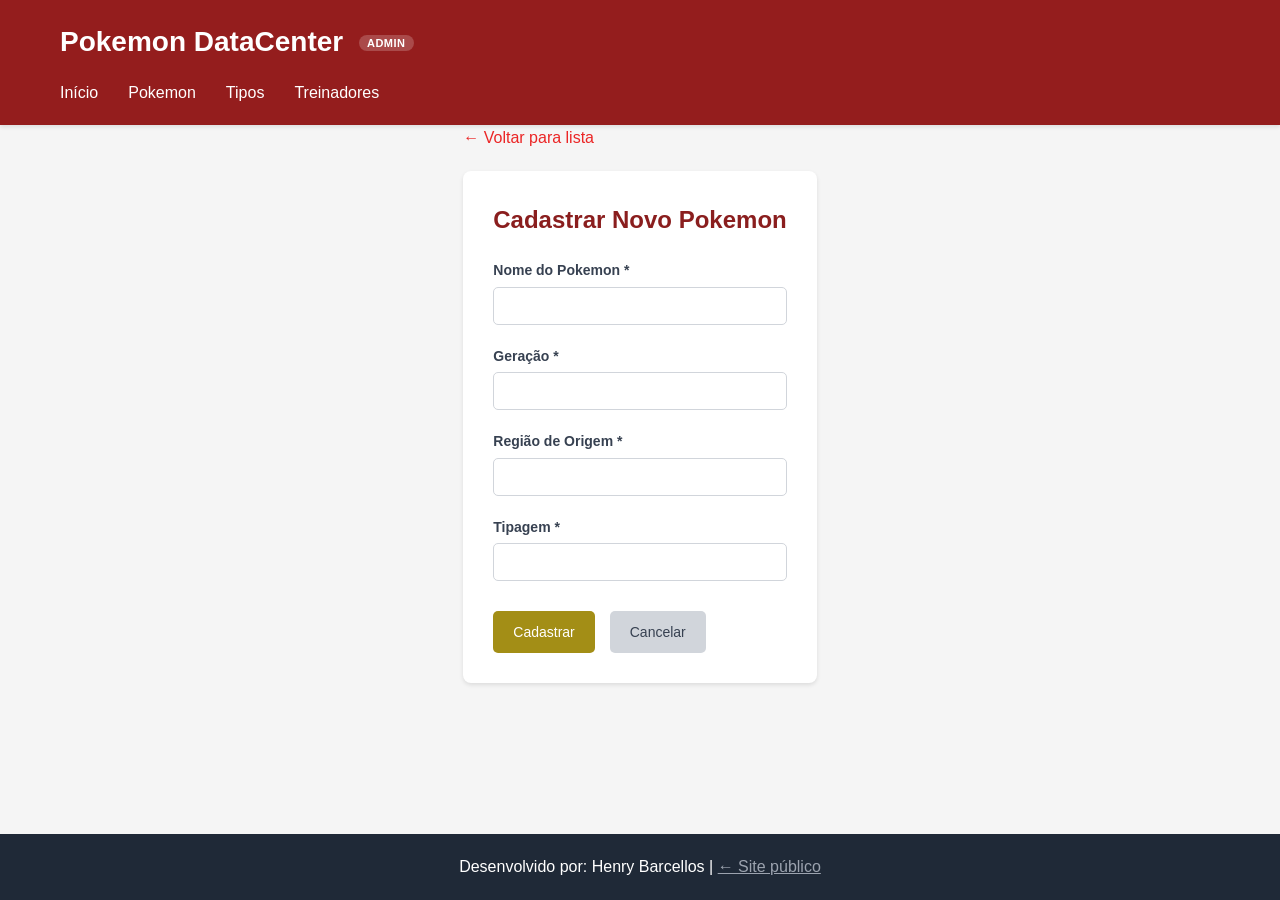
<file: admin/paginas/pokeCad.html>
<!DOCTYPE html>
<html lang="pt-BR">
<head>
    <meta charset="UTF-8">
    <meta name="viewport" content="width=device-width, initial-scale=1.0">
    <title>Cadastrar Pokemon - Pokemon DataCenter</title>
    <link rel="stylesheet" href="../../styles.css">
</head>
<body>
    <header>
        <div class="container">
            <h1>Pokemon DataCenter <span class="admin-badge-header">Admin</span></h1>
            <nav>
                <ul>
                    <li><a href="../index.html">Início</a></li>
                    <li><a href="pokemon.html">Pokemon</a></li>
                    <li><a href="tipos.html">Tipos</a></li>
                    <li><a href="treinadores.html">Treinadores</a></li>
                </ul>
            </nav>
        </div>
    </header>

    <main class="container">
        <a href="pokemon.html" class="back-link">← Voltar para lista</a>

        <div class="form-container">
            <h2>Cadastrar Novo Pokemon</h2>

            <form onsubmit="adicionar(); return false;">
                <div class="form-group">
                    <label for="nome">Nome do Pokemon *</label>
                    <input type="text" id="nome" name="nome" required>
                </div>

                <div class="form-group">
                    <label for="gen">Geração *</label>
                    <input type="number" id="gen" name="gen" min="1" required>
                </div>

                <div class="form-group">
                    <label for="reg">Região de Origem *</label>
                    <input type="text" id="reg" name="reg" required>
                </div>

                <div class="form-group">
                    <label for="tipagem">Tipagem *</label>
                    <input type="text" id="tipagem" name="tipagem" required>
                </div>

                <div class="form-buttons">
                    <button type="submit" class="btn btn-success">Cadastrar</button>
                    <a href="pokemon.html" class="btn btn-secondary">Cancelar</a>
                </div>
            </form>
        </div>
    </main>

    <footer>
        <div class="container">
            <p>Desenvolvido por: Henry Barcellos | <a href="../../index.html" style="color:#9ca3af">← Site público</a></p>
        </div>
    </footer>

    <script src="../../js/pokemon.js"></script>
</body>
</html>
</file>
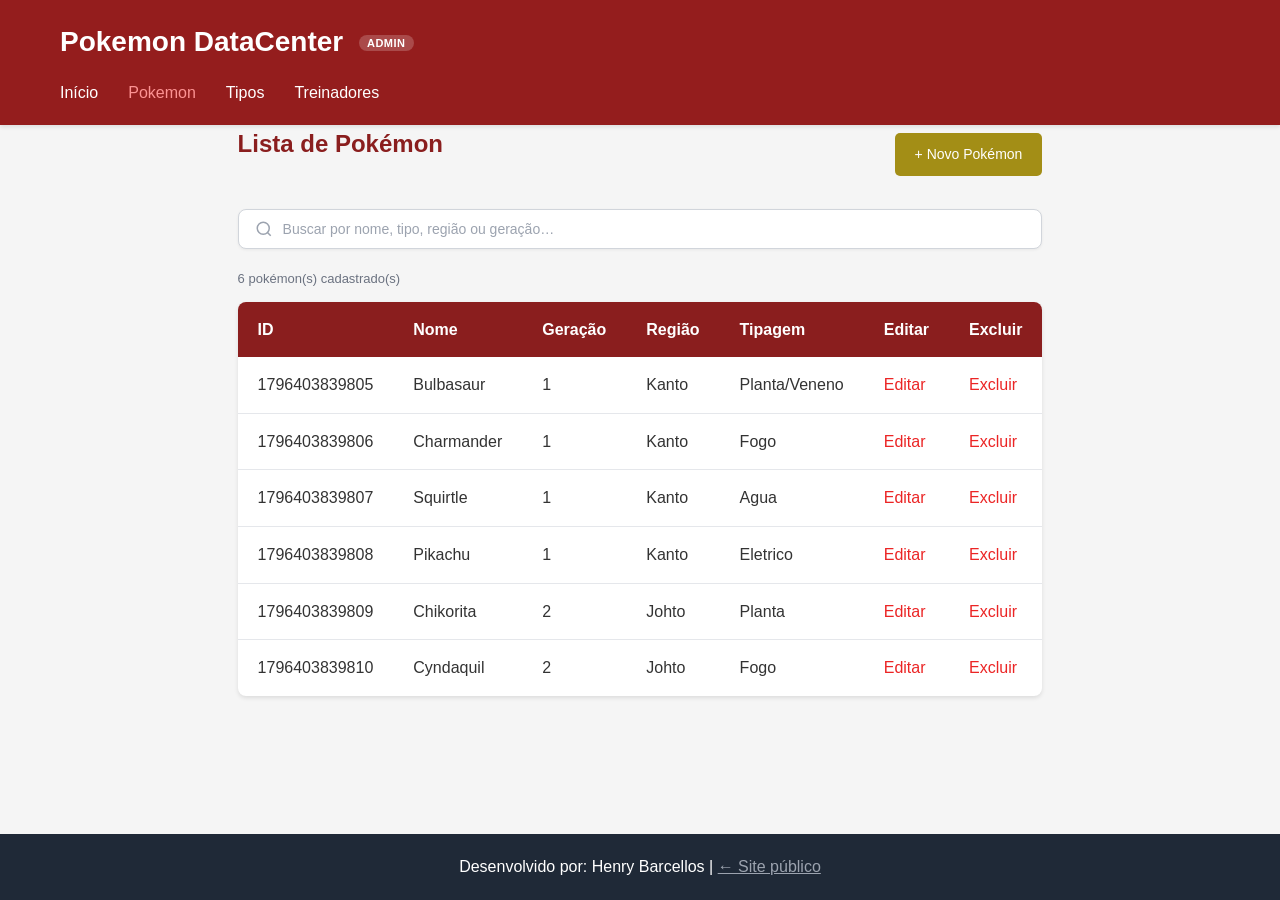
<file: admin/paginas/pokemon.html>
<!DOCTYPE html>
<html lang="pt-BR">
<head>
    <meta charset="UTF-8">
    <meta name="viewport" content="width=device-width, initial-scale=1.0">
    <title>Admin Pokemon - Pokemon DataCenter</title>
    <link rel="stylesheet" href="../../styles.css">
</head>
<body>
    <header>
        <div class="container">
            <h1>Pokemon DataCenter <span class="admin-badge-header">Admin</span></h1>
            <nav>
                <ul>
                    <li><a href="../index.html">Início</a></li>
                    <li><a href="pokemon.html" class="active">Pokemon</a></li>
                    <li><a href="tipos.html">Tipos</a></li>
                    <li><a href="treinadores.html">Treinadores</a></li>
                </ul>
            </nav>
        </div>
    </header>

    <main class="container">
        <div class="page-header">
            <h2>Lista de Pokémon</h2>
            <a href="pokeCad.html" class="btn btn-success">+ Novo Pokémon</a>
        </div>

        <!-- Barra de busca -->
        <div class="search-bar">
            <svg width="18" height="18" fill="none" stroke="currentColor" stroke-width="2" viewBox="0 0 24 24">
                <circle cx="11" cy="11" r="8" />
                <line x1="21" y1="21" x2="16.65" y2="16.65" />
            </svg>
            <input type="text" id="campoBusca" placeholder="Buscar por nome, tipo, região ou geração…"
                oninput="listar()">
        </div>
        <p class="search-count" id="contagem"></p>

        <div class="table-container">
            <table>
                <thead>
                    <tr>
                        <th>ID</th>
                        <th>Nome</th>
                        <th>Geração</th>
                        <th>Região</th>
                        <th>Tipagem</th>
                        <th>Editar</th>
                        <th>Excluir</th>
                    </tr>
                </thead>
                <tbody id="tabela"></tbody>
            </table>
        </div>
    </main>

    <!-- Modal de Edição -->
    <div id="modalEditar" class="modal-overlay" style="display:none" onclick="fecharModalFora(event)">
        <div class="modal">
            <div class="modal-header">
                <h3>✏️ Editar Pokémon</h3>
                <button class="modal-close" onclick="fecharModal()">×</button>
            </div>
            <div class="modal-body">
                <div class="form-group">
                    <label for="editNome">Nome</label>
                    <input type="text" id="editNome" placeholder="Nome do Pokémon">
                </div>
                <div class="form-group">
                    <label for="editGen">Geração</label>
                    <input type="text" id="editGen" placeholder="Ex: 1, 2, 3…">
                </div>
                <div class="form-group">
                    <label for="editReg">Região</label>
                    <input type="text" id="editReg" placeholder="Ex: Kanto, Johto, Hoenn…">
                </div>
                <div class="form-group">
                    <label for="editTip">Tipagem</label>
                    <input type="text" id="editTip" placeholder="Ex: Fogo, Agua/Voador…">
                </div>
            </div>
            <div class="modal-footer">
                <button class="btn btn-secondary" onclick="fecharModal()">Cancelar</button>
                <button class="btn btn-primary" onclick="salvarEdicao()">Salvar</button>
            </div>
        </div>
    </div>

    <script src="../../js/pokemon.js"></script>
    <script>listar();</script>

    <footer>
        <div class="container">
            <p>Desenvolvido por: Henry Barcellos | <a href="../../index.html" style="color:#9ca3af">← Site público</a></p>
        </div>
    </footer>
</body>
</html>
</file>
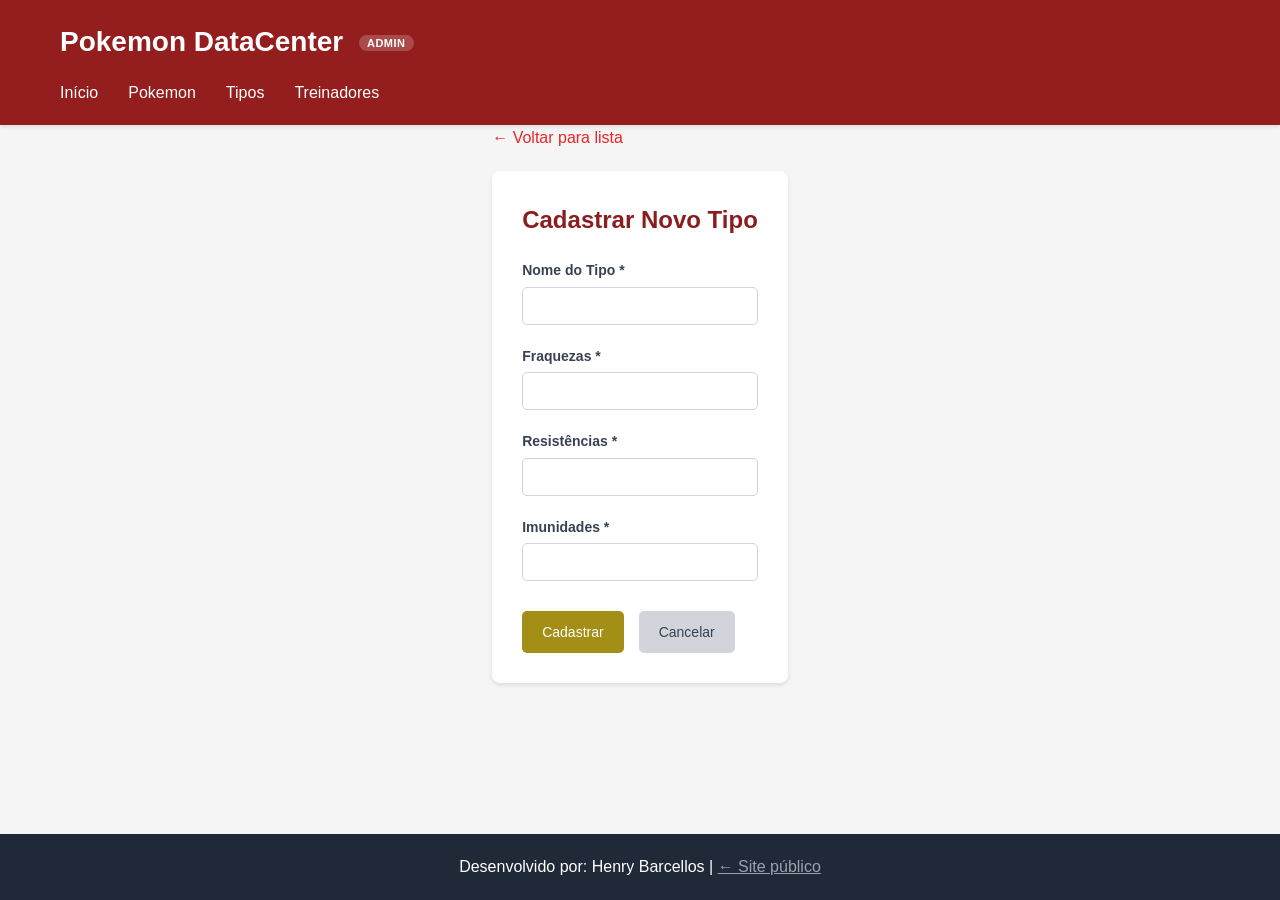
<file: admin/paginas/tipCad.html>
<!DOCTYPE html>
<html lang="pt-BR">
<head>
    <meta charset="UTF-8">
    <meta name="viewport" content="width=device-width, initial-scale=1.0">
    <title>Cadastrar Tipo - Pokemon DataCenter</title>
    <link rel="stylesheet" href="../../styles.css">
</head>
<body>
    <header>
        <div class="container">
            <h1>Pokemon DataCenter <span class="admin-badge-header">Admin</span></h1>
            <nav>
                <ul>
                    <li><a href="../index.html">Início</a></li>
                    <li><a href="pokemon.html">Pokemon</a></li>
                    <li><a href="tipos.html">Tipos</a></li>
                    <li><a href="treinadores.html">Treinadores</a></li>
                </ul>
            </nav>
        </div>
    </header>

    <main class="container">
        <a href="tipos.html" class="back-link">← Voltar para lista</a>

        <div class="form-container">
            <h2>Cadastrar Novo Tipo</h2>

            <form onsubmit="adicionar(); return false;">
                <div class="form-group">
                    <label for="nome">Nome do Tipo *</label>
                    <input type="text" id="nome" name="nome" required>
                </div>

                <div class="form-group">
                    <label for="fraq">Fraquezas *</label>
                    <input type="text" id="fraq" name="fraq" required>
                </div>

                <div class="form-group">
                    <label for="res">Resistências *</label>
                    <input type="text" id="res" name="res" required>
                </div>

                <div class="form-group">
                    <label for="imu">Imunidades *</label>
                    <input type="text" id="imu" name="imu" required>
                </div>

                <div class="form-buttons">
                    <button type="submit" class="btn btn-success">Cadastrar</button>
                    <a href="tipos.html" class="btn btn-secondary">Cancelar</a>
                </div>
            </form>
        </div>
    </main>

    <footer>
        <div class="container">
            <p>Desenvolvido por: Henry Barcellos | <a href="../../index.html" style="color:#9ca3af">← Site público</a></p>
        </div>
    </footer>

    <script src="../../js/tipo.js"></script>
</body>
</html>
</file>
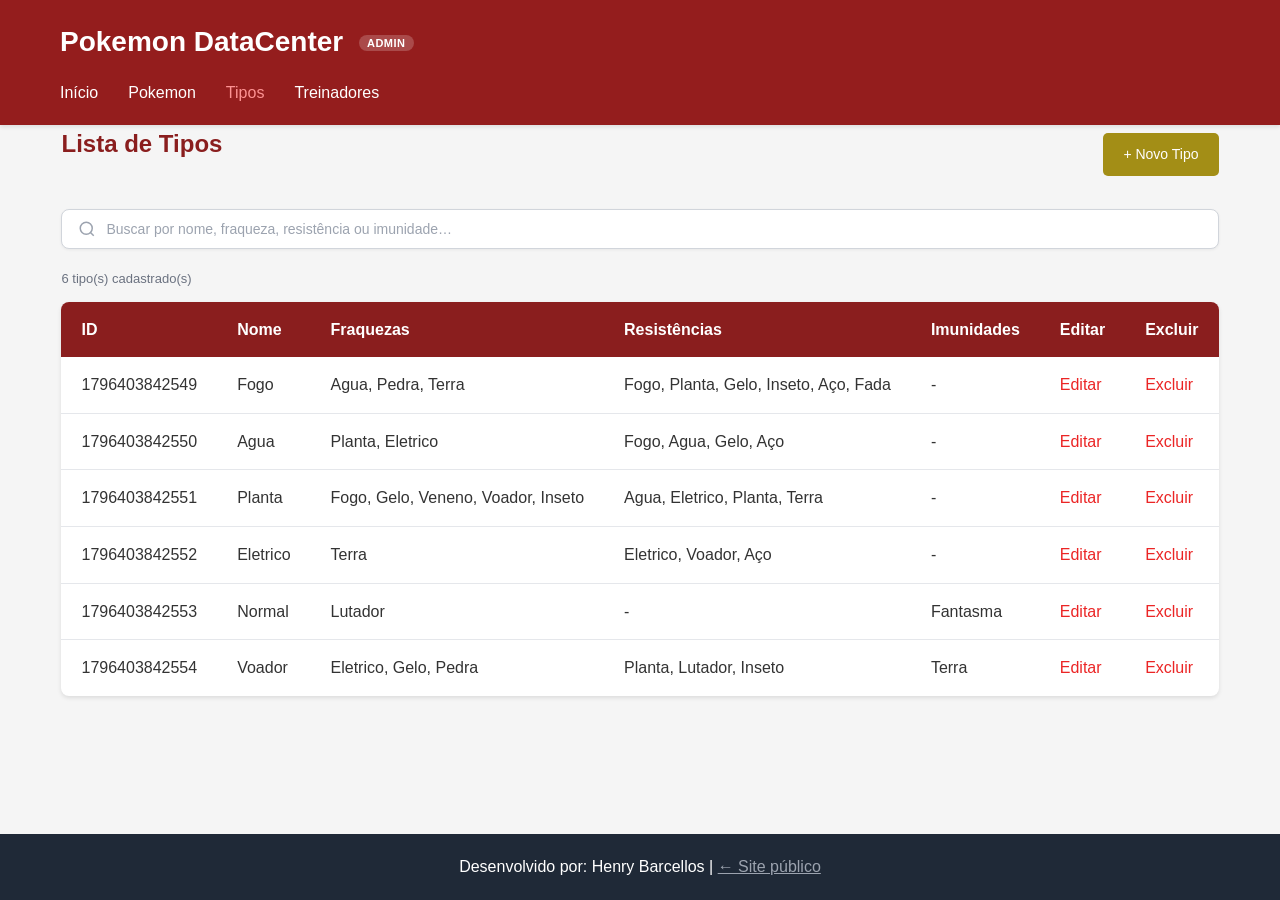
<file: admin/paginas/tipos.html>
<!DOCTYPE html>
<html lang="pt-BR">
<head>
    <meta charset="UTF-8">
    <meta name="viewport" content="width=device-width, initial-scale=1.0">
    <title>Admin Tipos - Pokemon DataCenter</title>
    <link rel="stylesheet" href="../../styles.css">
</head>
<body>
    <header>
        <div class="container">
            <h1>Pokemon DataCenter <span class="admin-badge-header">Admin</span></h1>
            <nav>
                <ul>
                    <li><a href="../index.html">Início</a></li>
                    <li><a href="pokemon.html">Pokemon</a></li>
                    <li><a href="tipos.html" class="active">Tipos</a></li>
                    <li><a href="treinadores.html">Treinadores</a></li>
                </ul>
            </nav>
        </div>
    </header>

    <main class="container">
        <div class="page-header">
            <h2>Lista de Tipos</h2>
            <a href="tipCad.html" class="btn btn-success">+ Novo Tipo</a>
        </div>

        <!-- Barra de busca -->
        <div class="search-bar">
            <svg width="18" height="18" fill="none" stroke="currentColor" stroke-width="2" viewBox="0 0 24 24">
                <circle cx="11" cy="11" r="8" />
                <line x1="21" y1="21" x2="16.65" y2="16.65" />
            </svg>
            <input type="text" id="campoBusca" placeholder="Buscar por nome, fraqueza, resistência ou imunidade…"
                oninput="listar()">
        </div>
        <p class="search-count" id="contagem"></p>

        <div class="table-container">
            <table>
                <thead>
                    <tr>
                        <th>ID</th>
                        <th>Nome</th>
                        <th>Fraquezas</th>
                        <th>Resistências</th>
                        <th>Imunidades</th>
                        <th>Editar</th>
                        <th>Excluir</th>
                    </tr>
                </thead>
                <tbody id="tabela"></tbody>
            </table>
        </div>
    </main>

    <!-- Modal de Edição -->
    <div id="modalEditar" class="modal-overlay" style="display:none" onclick="fecharModalFora(event)">
        <div class="modal">
            <div class="modal-header">
                <h3>✏️ Editar Tipo</h3>
                <button class="modal-close" onclick="fecharModal()">×</button>
            </div>
            <div class="modal-body">
                <div class="form-group">
                    <label for="editNome">Nome</label>
                    <input type="text" id="editNome" placeholder="Nome do tipo">
                </div>
                <div class="form-group">
                    <label for="editFraq">Fraquezas</label>
                    <input type="text" id="editFraq" placeholder="Ex: Agua, Pedra, Terra">
                </div>
                <div class="form-group">
                    <label for="editRes">Resistências</label>
                    <input type="text" id="editRes" placeholder="Ex: Fogo, Planta, Gelo">
                </div>
                <div class="form-group">
                    <label for="editImu">Imunidades</label>
                    <input type="text" id="editImu" placeholder="Ex: Fantasma, Terra  (ou -)">
                </div>
            </div>
            <div class="modal-footer">
                <button class="btn btn-secondary" onclick="fecharModal()">Cancelar</button>
                <button class="btn btn-primary" onclick="salvarEdicao()">Salvar</button>
            </div>
        </div>
    </div>

    <script src="../../js/tipo.js"></script>
    <script>listar();</script>

    <footer>
        <div class="container">
            <p>Desenvolvido por: Henry Barcellos | <a href="../../index.html" style="color:#9ca3af">← Site público</a></p>
        </div>
    </footer>
</body>
</html>
</file>
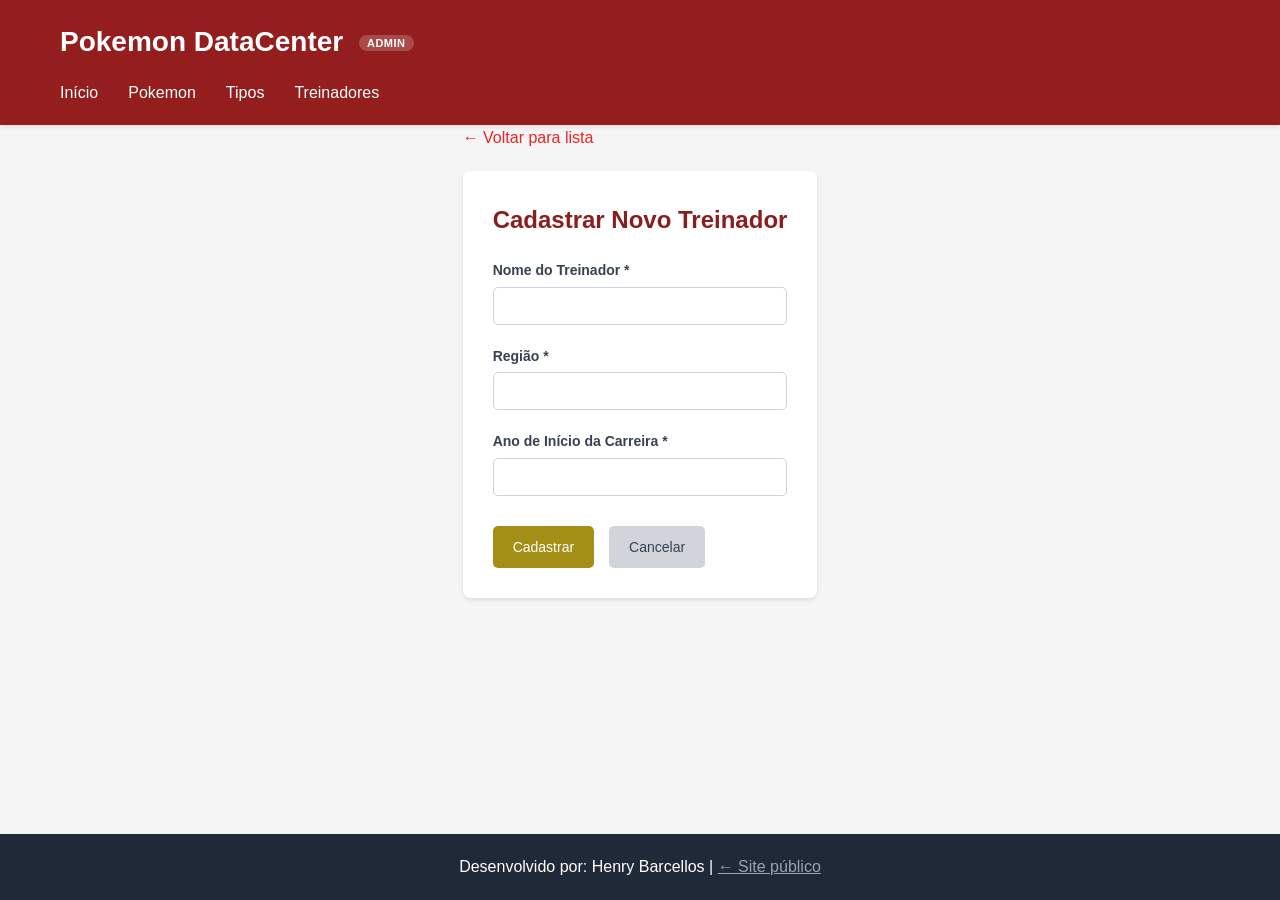
<file: admin/paginas/treiCad.html>
<!DOCTYPE html>
<html lang="pt-BR">
<head>
    <meta charset="UTF-8">
    <meta name="viewport" content="width=device-width, initial-scale=1.0">
    <title>Cadastrar Treinador - Pokemon DataCenter</title>
    <link rel="stylesheet" href="../../styles.css">
</head>
<body>
    <header>
        <div class="container">
            <h1>Pokemon DataCenter <span class="admin-badge-header">Admin</span></h1>
            <nav>
                <ul>
                    <li><a href="../index.html">Início</a></li>
                    <li><a href="pokemon.html">Pokemon</a></li>
                    <li><a href="tipos.html">Tipos</a></li>
                    <li><a href="treinadores.html">Treinadores</a></li>
                </ul>
            </nav>
        </div>
    </header>

    <main class="container">
        <a href="treinadores.html" class="back-link">← Voltar para lista</a>

        <div class="form-container">
            <h2>Cadastrar Novo Treinador</h2>

            <form onsubmit="adicionar(); return false;">
                <div class="form-group">
                    <label for="nome">Nome do Treinador *</label>
                    <input type="text" id="nome" name="nome" required>
                </div>

                <div class="form-group">
                    <label for="reg">Região *</label>
                    <input type="text" id="reg" name="reg" required>
                </div>

                <div class="form-group">
                    <label for="anoInicio">Ano de Início da Carreira *</label>
                    <input type="number" id="anoInicio" name="anoInicio" min="1900" max="2026" required>
                </div>

                <div class="form-buttons">
                    <button type="submit" class="btn btn-success">Cadastrar</button>
                    <a href="treinadores.html" class="btn btn-secondary">Cancelar</a>
                </div>
            </form>
        </div>
    </main>

    <footer>
        <div class="container">
            <p>Desenvolvido por: Henry Barcellos | <a href="../../index.html" style="color:#9ca3af">← Site público</a></p>
        </div>
    </footer>

    <script src="../../js/treinador.js"></script>
</body>
</html>
</file>
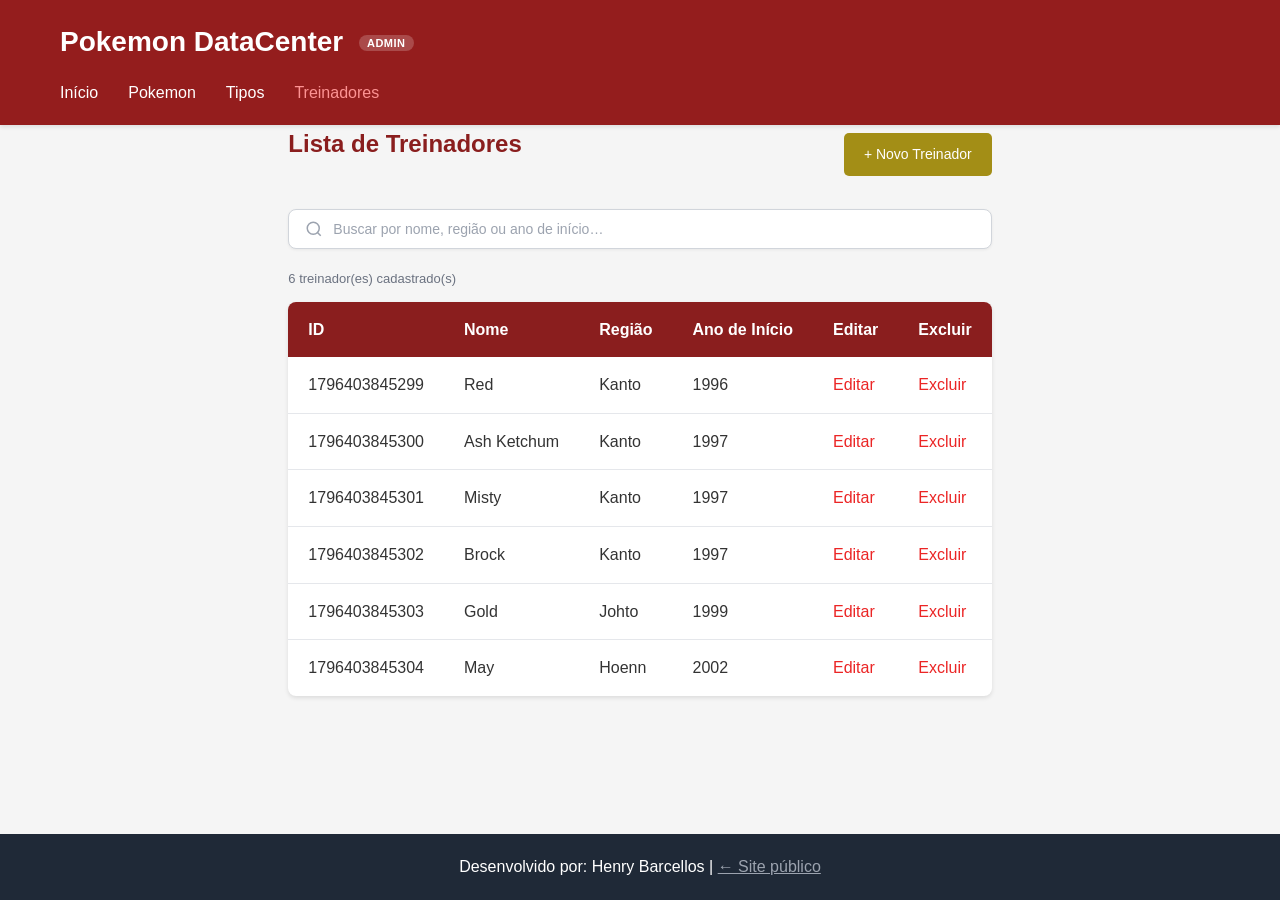
<file: admin/paginas/treinadores.html>
<!DOCTYPE html>
<html lang="pt-BR">
<head>
    <meta charset="UTF-8">
    <meta name="viewport" content="width=device-width, initial-scale=1.0">
    <title>Admin Treinadores - Pokemon DataCenter</title>
    <link rel="stylesheet" href="../../styles.css">
</head>
<body>
    <header>
        <div class="container">
            <h1>Pokemon DataCenter <span class="admin-badge-header">Admin</span></h1>
            <nav>
                <ul>
                    <li><a href="../index.html">Início</a></li>
                    <li><a href="pokemon.html">Pokemon</a></li>
                    <li><a href="tipos.html">Tipos</a></li>
                    <li><a href="treinadores.html" class="active">Treinadores</a></li>
                </ul>
            </nav>
        </div>
    </header>

    <main class="container">
        <div class="page-header">
            <h2>Lista de Treinadores</h2>
            <a href="treiCad.html" class="btn btn-success">+ Novo Treinador</a>
        </div>

        <!-- Barra de busca -->
        <div class="search-bar">
            <svg width="18" height="18" fill="none" stroke="currentColor" stroke-width="2" viewBox="0 0 24 24">
                <circle cx="11" cy="11" r="8" />
                <line x1="21" y1="21" x2="16.65" y2="16.65" />
            </svg>
            <input type="text" id="campoBusca" placeholder="Buscar por nome, região ou ano de início…"
                oninput="listar()">
        </div>
        <p class="search-count" id="contagem"></p>

        <div class="table-container">
            <table>
                <thead>
                    <tr>
                        <th>ID</th>
                        <th>Nome</th>
                        <th>Região</th>
                        <th>Ano de Início</th>
                        <th>Editar</th>
                        <th>Excluir</th>
                    </tr>
                </thead>
                <tbody id="tabela"></tbody>
            </table>
        </div>
    </main>

    <!-- Modal de Edição -->
    <div id="modalEditar" class="modal-overlay" style="display:none" onclick="fecharModalFora(event)">
        <div class="modal">
            <div class="modal-header">
                <h3>✏️ Editar Treinador</h3>
                <button class="modal-close" onclick="fecharModal()">×</button>
            </div>
            <div class="modal-body">
                <div class="form-group">
                    <label for="editNome">Nome</label>
                    <input type="text" id="editNome" placeholder="Nome do treinador">
                </div>
                <div class="form-group">
                    <label for="editReg">Região</label>
                    <input type="text" id="editReg" placeholder="Ex: Kanto, Johto, Hoenn…">
                </div>
                <div class="form-group">
                    <label for="editAno">Ano de Início</label>
                    <input type="number" id="editAno" placeholder="Ex: 1996">
                </div>
            </div>
            <div class="modal-footer">
                <button class="btn btn-secondary" onclick="fecharModal()">Cancelar</button>
                <button class="btn btn-primary" onclick="salvarEdicao()">Salvar</button>
            </div>
        </div>
    </div>

    <script src="../../js/treinador.js"></script>
    <script>listar();</script>

    <footer>
        <div class="container">
            <p>Desenvolvido por: Henry Barcellos | <a href="../../index.html" style="color:#9ca3af">← Site público</a></p>
        </div>
    </footer>
</body>
</html>
</file>
<file: styles.css>
/* Reset e configurações básicas */
* {
    margin: 0;
    padding: 0;
    box-sizing: border-box;
}

body {
    font-family: Arial, sans-serif;
    line-height: 1.6;
    color: #333;
    background-color: #f5f5f5;
    min-height: 100vh;
    display: flex;
    flex-direction: column;
}

.container {
    max-width: 1200px;
    margin: 0 auto;
    padding: 0 20px;
}

/* Cabeçalho */
header {
    background-color: #941d1d;
    color: white;
    padding: 20px 0;
    box-shadow: 0 2px 4px rgba(0, 0, 0, 0.1);
}

header h1 {
    font-size: 28px;
    margin-bottom: 15px;
}

nav ul {
    list-style: none;
    display: flex;
    gap: 30px;
}

nav a {
    color: white;
    text-decoration: none;
    transition: color 0.3s;
}

nav a:hover,
nav a.active {
    color: #fd9393;
}

/* Conteúdo Principal */
main {
    flex: 1;
    padding: 40px 20px;
}

main h2 {
    font-size: 24px;
    margin-bottom: 20px;
    color: #8a1e1e;
}

main h3 {
    font-size: 20px;
    margin-bottom: 15px;
    color: #8a1e1e;
}

/* Rodapé */
footer {
    background-color: #1f2937;
    color: white;
    text-align: center;
    padding: 20px 0;
    margin-top: auto;
}

/* Info Box */
.info-box {
    background-color: white;
    padding: 20px;
    border-radius: 8px;
    box-shadow: 0 2px 4px rgba(0, 0, 0, 0.1);
    margin-bottom: 30px;
}

.info-box p {
    color: #555;
}

/* Cards Container */
.cards-container {
    display: grid;
    grid-template-columns: repeat(auto-fit, minmax(300px, 1fr));
    gap: 25px;
}

.card {
    background-color: white;
    padding: 25px;
    border-radius: 8px;
    box-shadow: 0 2px 4px rgba(0, 0, 0, 0.1);
    transition: box-shadow 0.3s;
}

.card:hover {
    box-shadow: 0 4px 12px rgba(0, 0, 0, 0.15);
}

.card h3 {
    margin-bottom: 15px;
}

.card p {
    color: #666;
    margin-bottom: 20px;
    min-height: 60px;
}

.card-buttons {
    display: flex;
    flex-direction: column;
    gap: 10px;
}

/* Botões */
.btn {
    display: inline-block;
    padding: 10px 20px;
    border-radius: 5px;
    text-decoration: none;
    text-align: center;
    font-size: 14px;
    transition: background-color 0.3s;
    border: none;
    cursor: pointer;
}

.btn-primary {
    background-color: #eb2525;
    color: white;
}

.btn-primary:hover {
    background-color: #d81d1d;
}

.btn-success {
    background-color: #a38e16;
    color: white;
}

.btn-success:hover {
    background-color: #a38e16;
}

.btn-danger {
    background-color: #dc2626;
    color: white;
}

.btn-danger:hover {
    background-color: #b91c1c;
}

.btn-secondary {
    background-color: #d1d5db;
    color: #374151;
}

.btn-secondary:hover {
    background-color: #9ca3af;
}

/* Page Header */
.page-header {
    display: flex;
    justify-content: space-between;
    align-items: center;
    margin-bottom: 25px;
}

/* Tabela */
.table-container {
    background-color: white;
    border-radius: 8px;
    box-shadow: 0 2px 4px rgba(0, 0, 0, 0.1);
    overflow: hidden;
}

table {
    width: 100%;
    border-collapse: collapse;
}

thead {
    background-color: #8a1e1e;
    color: white;
}

th {
    padding: 15px 20px;
    text-align: left;
    font-weight: bold;
}

td {
    padding: 15px 20px;
    border-bottom: 1px solid #e5e7eb;
}

tbody tr:hover {
    background-color: #f9fafb;
}

tbody tr:last-child td {
    border-bottom: none;
}

.link {
    color: #eb2525;
    text-decoration: none;
}

.link:hover {
    text-decoration: underline;
    color: #af1e1e;
}

/* Back Link */
.back-link {
    display: inline-block;
    color: #eb2525;
    text-decoration: none;
    margin-bottom: 20px;
}

.back-link:hover {
    text-decoration: underline;
}

/* Detail Box */
.detail-box {
    background-color: white;
    padding: 30px;
    border-radius: 8px;
    box-shadow: 0 2px 4px rgba(0, 0, 0, 0.1);
    margin-bottom: 25px;
}

.detail-item {
    margin-bottom: 20px;
}

.detail-item label {
    display: block;
    font-size: 14px;
    font-weight: bold;
    color: #374151;
    margin-bottom: 5px;
}

.detail-item p {
    font-size: 18px;
    color: #111827;
}

.detail-actions {
    margin-top: 30px;
}

.musicas-list {
    list-style: none;
    padding: 0;
}

.musicas-list li {
    margin-bottom: 10px;
}

/* Form Container */
.form-container {
    background-color: white;
    padding: 30px;
    border-radius: 8px;
    box-shadow: 0 2px 4px rgba(0, 0, 0, 0.1);
    max-width: 600px;
}

.form-group {
    margin-bottom: 20px;
}

.form-group label {
    display: block;
    font-size: 14px;
    font-weight: bold;
    color: #374151;
    margin-bottom: 5px;
}

.form-group input,
.form-group select,
.form-group textarea {
    width: 100%;
    padding: 10px 15px;
    border: 1px solid #d1d5db;
    border-radius: 5px;
    font-size: 14px;
    font-family: Arial, sans-serif;
}

.form-group input:focus,
.form-group select:focus,
.form-group textarea:focus {
    outline: none;
    border-color: #eb2525;
    box-shadow: 0 0 0 3px rgba(37, 99, 235, 0.1);
}

.form-buttons {
    display: flex;
    gap: 15px;
    margin-top: 30px;
}

/* Success Container */
.success-container {
    max-width: 700px;
    margin: 0 auto;
    text-align: center;
}

.success-icon {
    width: 80px;
    height: 80px;
    background-color: #95a316;
    color: white;
    font-size: 50px;
    border-radius: 50%;
    display: flex;
    align-items: center;
    justify-content: center;
    margin: 0 auto 25px;
}

.success-container h2 {
    color: #95a316;
    margin-bottom: 10px;
}

.success-message {
    color: #666;
    font-size: 16px;
    margin-bottom: 30px;
}

.success-container .detail-box {
    text-align: left;
    margin-bottom: 30px;
}

.success-buttons {
    display: flex;
    flex-direction: column;
    gap: 15px;
    max-width: 400px;
    margin: 0 auto;
}

/* Responsividade */
@media (max-width: 768px) {
    nav ul {
        flex-direction: column;
        gap: 10px;
    }

    .cards-container {
        grid-template-columns: 1fr;
    }

    .page-header {
        flex-direction: column;
        align-items: flex-start;
        gap: 15px;
    }

    .table-container {
        overflow-x: auto;
    }

    table {
        min-width: 600px;
    }

    .form-buttons {
        flex-direction: column;
    }

    .btn {
        width: 100%;
    }
}

/* ===== MODAL ===== */
.modal-overlay {
    position: fixed;
    inset: 0;
    background: rgba(0, 0, 0, 0.55);
    display: flex;
    align-items: center;
    justify-content: center;
    z-index: 1000;
    animation: fadeIn 0.15s ease;
}

@keyframes fadeIn {
    from {
        opacity: 0;
    }

    to {
        opacity: 1;
    }
}

.modal {
    background: #fff;
    border-radius: 10px;
    box-shadow: 0 8px 30px rgba(0, 0, 0, 0.25);
    width: 100%;
    max-width: 500px;
    margin: 20px;
    animation: slideUp 0.2s ease;
}

@keyframes slideUp {
    from {
        transform: translateY(30px);
        opacity: 0;
    }

    to {
        transform: translateY(0);
        opacity: 1;
    }
}

.modal-header {
    display: flex;
    align-items: center;
    justify-content: space-between;
    padding: 20px 25px 15px;
    border-bottom: 1px solid #e5e7eb;
}

.modal-header h3 {
    margin: 0;
    color: #8a1e1e;
    font-size: 18px;
}

.modal-close {
    background: none;
    border: none;
    font-size: 24px;
    cursor: pointer;
    color: #9ca3af;
    line-height: 1;
    padding: 0 4px;
    transition: color 0.2s;
}

.modal-close:hover {
    color: #374151;
}

.modal-body {
    padding: 20px 25px;
}

.modal-body .form-group {
    margin-bottom: 16px;
}

.modal-body .form-group:last-child {
    margin-bottom: 0;
}

.modal-footer {
    display: flex;
    justify-content: flex-end;
    gap: 12px;
    padding: 15px 25px 20px;
    border-top: 1px solid #e5e7eb;
}

/* ===== BUSCA ===== */
.search-bar {
    display: flex;
    align-items: center;
    gap: 10px;
    margin-bottom: 20px;
    background: #fff;
    border: 1px solid #d1d5db;
    border-radius: 8px;
    padding: 10px 16px;
    box-shadow: 0 1px 3px rgba(0, 0, 0, 0.06);
}

.search-bar input {
    flex: 1;
    border: none;
    outline: none;
    font-size: 14px;
    color: #374151;
    background: transparent;
}

.search-bar input::placeholder {
    color: #9ca3af;
}

.search-bar svg {
    color: #9ca3af;
    flex-shrink: 0;
}

.search-count {
    font-size: 13px;
    color: #6b7280;
    margin-bottom: 12px;
}

.no-results {
    text-align: center;
    padding: 40px 20px;
    color: #9ca3af;
    font-size: 15px;
}

/* ============================================================
   ÁREA DO CLIENTE — estilos da interface pública (read-only)
   ============================================================ */

/* ---------- Reset do body para área cliente ---------- */
.client-body {
    font-family: 'Segoe UI', system-ui, -apple-system, sans-serif;
    background: #f0f2f5;
}

/* ---------- Cabeçalho do cliente ---------- */
.client-header {
    background: linear-gradient(135deg, #1a1a2e 0%, #16213e 60%, #0f3460 100%);
    padding: 0;
    box-shadow: 0 4px 20px rgba(0,0,0,0.3);
    position: sticky;
    top: 0;
    z-index: 100;
}

.client-header-inner {
    display: flex;
    align-items: center;
    justify-content: space-between;
    padding: 16px 20px;
    gap: 20px;
}

.client-logo {
    display: flex;
    align-items: center;
    gap: 12px;
    text-decoration: none;
    color: white;
    font-size: 20px;
    font-weight: 700;
    letter-spacing: -0.3px;
    white-space: nowrap;
}

.pokeball-logo {
    width: 36px;
    height: 36px;
    filter: drop-shadow(0 2px 6px rgba(230,57,70,0.5));
    animation: spin-slow 8s linear infinite;
}

@keyframes spin-slow {
    from { transform: rotate(0deg); }
    to   { transform: rotate(360deg); }
}

.client-nav ul {
    list-style: none;
    display: flex;
    gap: 8px;
    margin: 0;
    padding: 0;
}

.client-nav a {
    color: rgba(255,255,255,0.75);
    text-decoration: none;
    font-size: 14px;
    font-weight: 500;
    padding: 8px 14px;
    border-radius: 8px;
    transition: background 0.2s, color 0.2s;
}

.client-nav a:hover,
.client-nav a.active {
    color: white;
    background: rgba(255,255,255,0.12);
}

.client-nav a.active {
    background: rgba(230,57,70,0.35);
    color: #ff8a8a;
}

/* ---------- Badge "Admin" no header original ---------- */
.admin-badge-header {
    font-size: 11px;
    font-weight: 600;
    background: rgba(255,255,255,0.2);
    color: white;
    padding: 2px 8px;
    border-radius: 20px;
    vertical-align: middle;
    margin-left: 8px;
    letter-spacing: 0.5px;
    text-transform: uppercase;
}

/* ---------- Hero da home ---------- */
.hero {
    background: linear-gradient(135deg, #e63946 0%, #941d1d 50%, #1a1a2e 100%);
    color: white;
    padding: 80px 20px 60px;
    position: relative;
    overflow: hidden;
}

.hero-bg-balls {
    position: absolute;
    inset: 0;
    pointer-events: none;
}

.bg-ball {
    position: absolute;
    border-radius: 50%;
    border: 2px solid rgba(255,255,255,0.06);
}

.bg-ball.b1 { width: 300px; height: 300px; top: -80px; right: -60px; }
.bg-ball.b2 { width: 200px; height: 200px; bottom: -60px; left: 5%; border-color: rgba(255,255,255,0.04); }
.bg-ball.b3 { width: 120px; height: 120px; top: 30%; right: 20%; border-color: rgba(255,255,255,0.08); }

.hero-content {
    position: relative;
    z-index: 1;
    text-align: center;
}

.hero-title {
    font-size: clamp(28px, 5vw, 52px);
    font-weight: 800;
    letter-spacing: -1px;
    margin-bottom: 16px;
    text-shadow: 0 2px 20px rgba(0,0,0,0.3);
}

.hero-subtitle {
    font-size: clamp(14px, 2vw, 18px);
    opacity: 0.85;
    max-width: 540px;
    margin: 0 auto 40px;
    line-height: 1.6;
}

.hero-stats {
    display: inline-flex;
    align-items: center;
    gap: 0;
    background: rgba(255,255,255,0.12);
    backdrop-filter: blur(10px);
    border: 1px solid rgba(255,255,255,0.2);
    border-radius: 16px;
    padding: 20px 32px;
    gap: 28px;
}

.hero-stat {
    display: flex;
    flex-direction: column;
    align-items: center;
    gap: 4px;
}

.stat-number {
    font-size: 36px;
    font-weight: 800;
    line-height: 1;
    color: white;
}

.stat-label {
    font-size: 12px;
    opacity: 0.7;
    text-transform: uppercase;
    letter-spacing: 0.8px;
    font-weight: 600;
}

.hero-stat-divider {
    width: 1px;
    height: 40px;
    background: rgba(255,255,255,0.2);
}

/* ---------- Main área cliente ---------- */
.client-main {
    padding: 48px 20px;
}

.section-title {
    font-size: 22px;
    font-weight: 700;
    color: #1a1a2e;
    margin-bottom: 28px;
    text-align: center;
}

/* ---------- Explore cards na home ---------- */
.explore-grid {
    display: grid;
    grid-template-columns: repeat(auto-fit, minmax(280px, 1fr));
    gap: 20px;
}

.explore-card {
    display: flex;
    align-items: flex-start;
    gap: 20px;
    padding: 28px;
    border-radius: 16px;
    text-decoration: none;
    color: white;
    transition: transform 0.2s, box-shadow 0.2s;
    position: relative;
    overflow: hidden;
    box-shadow: 0 4px 20px rgba(0,0,0,0.15);
}

.explore-card::after {
    content: '';
    position: absolute;
    inset: 0;
    background: rgba(255,255,255,0);
    transition: background 0.2s;
}

.explore-card:hover {
    transform: translateY(-4px);
    box-shadow: 0 12px 32px rgba(0,0,0,0.2);
}

.explore-card:hover::after {
    background: rgba(255,255,255,0.05);
}

.pokemon-card-bg  { background: linear-gradient(135deg, #e63946, #941d1d); }
.tipos-card-bg    { background: linear-gradient(135deg, #7209b7, #3a0ca3); }
.trainers-card-bg { background: linear-gradient(135deg, #0b6dc3, #023e8a); }

.explore-card-icon { flex-shrink: 0; }

.explore-card-content h3 {
    font-size: 20px;
    font-weight: 700;
    margin-bottom: 8px;
    color: white;
}

.explore-card-content p {
    font-size: 14px;
    opacity: 0.85;
    line-height: 1.5;
    margin-bottom: 16px;
    min-height: 0;
    color: white;
}

.explore-cta {
    font-size: 13px;
    font-weight: 600;
    opacity: 0.9;
    letter-spacing: 0.3px;
}

/* ---------- Page hero (sub-páginas cliente) ---------- */
.client-page-hero {
    padding: 40px 20px 32px;
    color: white;
    text-align: center;
}

.client-page-hero h1 {
    font-size: 36px;
    font-weight: 800;
    margin-bottom: 8px;
    letter-spacing: -0.5px;
}

.client-page-hero p {
    font-size: 15px;
    opacity: 0.85;
}

.pokemon-hero   { background: linear-gradient(135deg, #e63946, #941d1d); }
.tipos-hero     { background: linear-gradient(135deg, #7209b7, #3a0ca3); }
.trainers-hero  { background: linear-gradient(135deg, #0b6dc3, #023e8a); }

/* ---------- Toolbar de busca ---------- */
.client-toolbar {
    margin-bottom: 24px;
}

/* ---------- Grade de cards genérica ---------- */
.client-card-grid {
    display: grid;
    grid-template-columns: repeat(4, minmax(0, 1fr));
    gap: 20px;
}

/* ---------- Pokémon cards ---------- */
.poke-card {
    border-radius: 16px;
    overflow: hidden;
    box-shadow: 0 2px 12px rgba(0,0,0,0.1);
    background: white;
    transition: transform 0.2s, box-shadow 0.2s;
    cursor: default;
}

.poke-card:hover {
    transform: translateY(-4px);
    box-shadow: 0 8px 24px rgba(0,0,0,0.15);
}

.poke-card-header {
    background: var(--type-color, #6B7280);
    padding: 20px 20px 16px;
    position: relative;
    display: flex;
    justify-content: space-between;
    align-items: flex-start;
    min-height: 90px;
    overflow: hidden;
}

.poke-number {
    font-size: 13px;
    font-weight: 700;
    color: rgba(255,255,255,0.7);
    letter-spacing: 0.5px;
}

.poke-gen-badge {
    font-size: 11px;
    font-weight: 700;
    background: rgba(0,0,0,0.2);
    color: rgba(255,255,255,0.9);
    padding: 3px 9px;
    border-radius: 20px;
    letter-spacing: 0.3px;
}

.poke-ball-bg {
    position: absolute;
    right: -20px;
    bottom: -20px;
    width: 110px;
    height: 110px;
    opacity: 0.3;
}

.poke-card-body {
    padding: 16px 18px 18px;
}

.poke-name {
    font-size: 18px;
    font-weight: 700;
    color: #1a1a2e;
    margin-bottom: 8px;
}

.poke-region {
    display: flex;
    align-items: center;
    gap: 4px;
    font-size: 13px;
    color: #6B7280;
    margin-bottom: 10px;
}

.poke-types {
    display: flex;
    flex-wrap: wrap;
    gap: 6px;
}

/* ---------- Type badges ---------- */
.type-badge {
    font-size: 11px;
    font-weight: 700;
    color: white;
    padding: 3px 10px;
    border-radius: 20px;
    letter-spacing: 0.3px;
    text-shadow: 0 1px 2px rgba(0,0,0,0.2);
}

/* ---------- Tipos cards ---------- */
.tipo-card {
    border-radius: 16px;
    overflow: hidden;
    box-shadow: 0 2px 12px rgba(0,0,0,0.08);
    background: white;
    transition: transform 0.2s, box-shadow 0.2s;
}

.tipo-card:hover {
    transform: translateY(-3px);
    box-shadow: 0 8px 24px rgba(0,0,0,0.14);
}

.tipo-card-header {
    padding: 18px 20px;
    display: flex;
    align-items: center;
    justify-content: space-between;
}

.tipo-nome {
    font-size: 20px;
    font-weight: 800;
    letter-spacing: -0.3px;
}

.tipo-badge-icon {
    border: 2px solid transparent;
    border-radius: 50%;
    padding: 2px;
}

.tipo-card-body {
    padding: 16px 18px 18px;
    display: flex;
    flex-direction: column;
    gap: 12px;
}

.tipo-label {
    display: flex;
    align-items: center;
    gap: 5px;
    font-size: 11px;
    font-weight: 700;
    text-transform: uppercase;
    letter-spacing: 0.6px;
    margin-bottom: 6px;
}

.fraq-label { color: #dc2626; }
.res-label  { color: #16a34a; }
.imu-label  { color: #7c3aed; }

.tag-list {
    display: flex;
    flex-wrap: wrap;
    gap: 5px;
}

.tag {
    font-size: 11px;
    font-weight: 600;
    padding: 3px 9px;
    border-radius: 20px;
    letter-spacing: 0.2px;
    color: #ffffff;
    text-shadow: 0 1px 3px rgba(0,0,0,0.45);
}

.tag-fraq  { background: #fee2e2; color: #b91c1c; }
.tag-res   { background: #dcfce7; color: #15803d; }
.tag-imu   { background: #ede9fe; color: #6d28d9; }
.tag-empty { background: #f3f4f6; color: #9ca3af; }

/* ---------- Treinadores cards ---------- */
.trainers-grid {
    grid-template-columns: repeat(4, minmax(0, 1fr));
}

.trainer-card {
    border-radius: 16px;
    overflow: hidden;
    box-shadow: 0 2px 12px rgba(0,0,0,0.08);
    background: white;
    transition: transform 0.2s, box-shadow 0.2s;
}

.trainer-card:hover {
    transform: translateY(-3px);
    box-shadow: 0 8px 24px rgba(0,0,0,0.14);
}

.trainer-card-header {
    padding: 20px 20px 16px;
    display: flex;
    align-items: center;
    gap: 14px;
    border-bottom: 1px solid #f3f4f6;
}

.trainer-avatar {
    width: 48px;
    height: 48px;
    border-radius: 50%;
    display: flex;
    align-items: center;
    justify-content: center;
    font-size: 16px;
    font-weight: 800;
    flex-shrink: 0;
    box-shadow: 0 2px 8px rgba(0,0,0,0.2);
}

.trainer-info { flex: 1; min-width: 0; }

.trainer-name {
    font-size: 16px;
    font-weight: 700;
    color: #1a1a2e;
    margin-bottom: 6px;
    white-space: nowrap;
    overflow: hidden;
    text-overflow: ellipsis;
}

.trainer-region-badge {
    display: inline-flex;
    align-items: center;
    gap: 4px;
    font-size: 11px;
    font-weight: 700;
    padding: 3px 9px;
    border-radius: 20px;
    border: 1px solid;
    letter-spacing: 0.3px;
}

.trainer-card-body {
    padding: 16px 20px 18px;
}

.trainer-stat {
    display: flex;
    justify-content: space-between;
    align-items: center;
    padding: 8px 0;
    border-bottom: 1px solid #f3f4f6;
}

.trainer-stat:last-of-type { border-bottom: none; }

.trainer-stat-label {
    font-size: 12px;
    color: #9ca3af;
    font-weight: 600;
}

.trainer-stat-value {
    font-size: 14px;
    font-weight: 700;
    color: #374151;
}

.trainer-level {
    margin-top: 12px;
    text-align: center;
    font-size: 13px;
    font-weight: 600;
    color: #6B7280;
    background: #f9fafb;
    padding: 6px 12px;
    border-radius: 8px;
}

/* ---------- Empty state ---------- */
.empty-state {
    grid-column: 1 / -1;
    display: flex;
    flex-direction: column;
    align-items: center;
    gap: 16px;
    padding: 60px 20px;
    color: #9ca3af;
    font-size: 15px;
    text-align: center;
}

/* ---------- Footer cliente ---------- */
.client-footer {
    background: #1a1a2e;
    color: rgba(255,255,255,0.5);
    padding: 24px 0;
    margin-top: auto;
}

.client-footer-inner {
    display: flex;
    align-items: center;
    justify-content: space-between;
    font-size: 13px;
}

.admin-link {
    color: rgba(255,255,255,0.35);
    text-decoration: none;
    font-size: 12px;
    transition: color 0.2s;
}

.admin-link:hover {
    color: rgba(255,255,255,0.7);
}

/* ---------- Responsividade cliente ---------- */
@media (max-width: 900px) {
    .client-header-inner {
        flex-direction: column;
        align-items: flex-start;
        gap: 12px;
    }

    .client-nav ul {
        flex-wrap: wrap;
        gap: 4px;
    }

    .hero { padding: 50px 20px 40px; }

    .hero-stats {
        flex-direction: column;
        gap: 16px;
        padding: 20px;
    }

    .hero-stat-divider {
        width: 40px;
        height: 1px;
    }

    .explore-grid {
        grid-template-columns: 1fr;
    }

    .client-card-grid {
        grid-template-columns: repeat(2, minmax(0, 1fr));
    }

    .trainers-grid {
        grid-template-columns: repeat(2, minmax(0, 1fr));
    }

    .client-footer-inner {
        flex-direction: column;
        gap: 8px;
        text-align: center;
    }
}

@media (max-width: 500px) {
    .client-card-grid,
    .trainers-grid {
        grid-template-columns: 1fr;
    }
}
</file>
